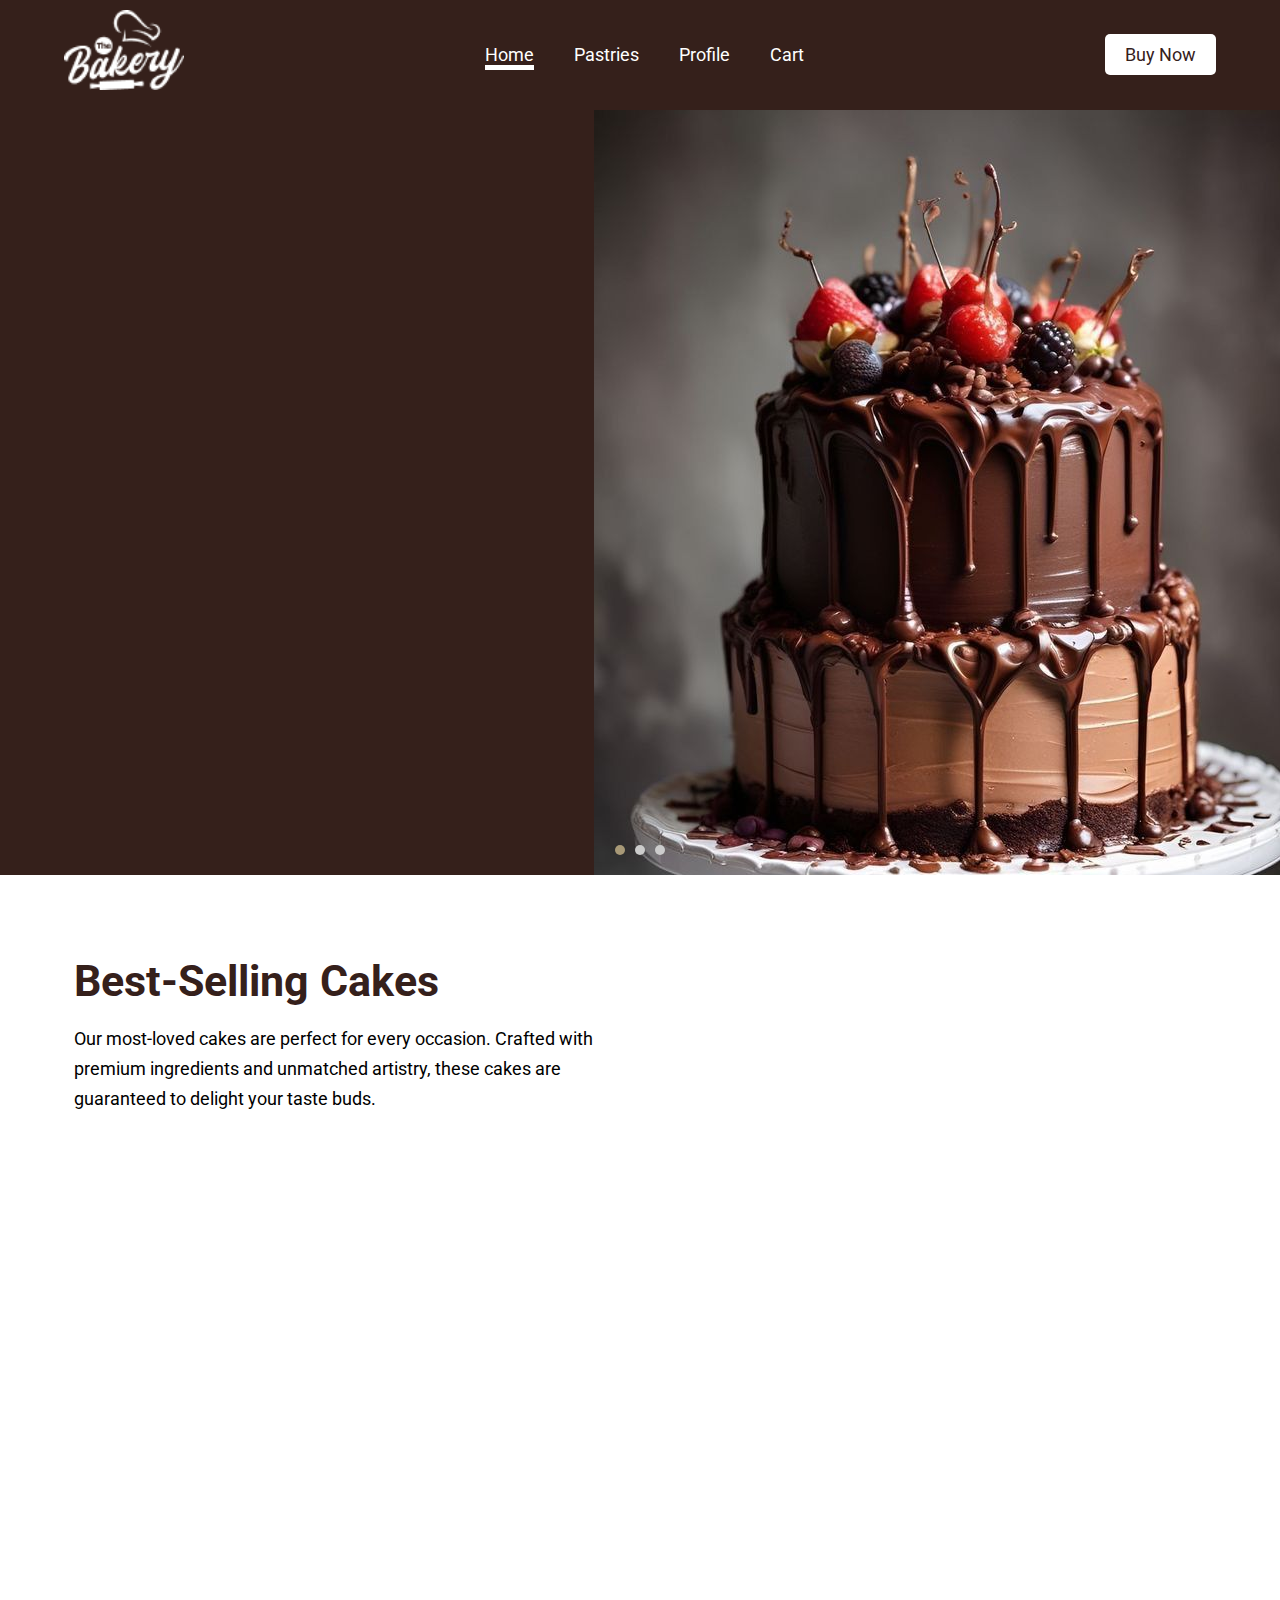
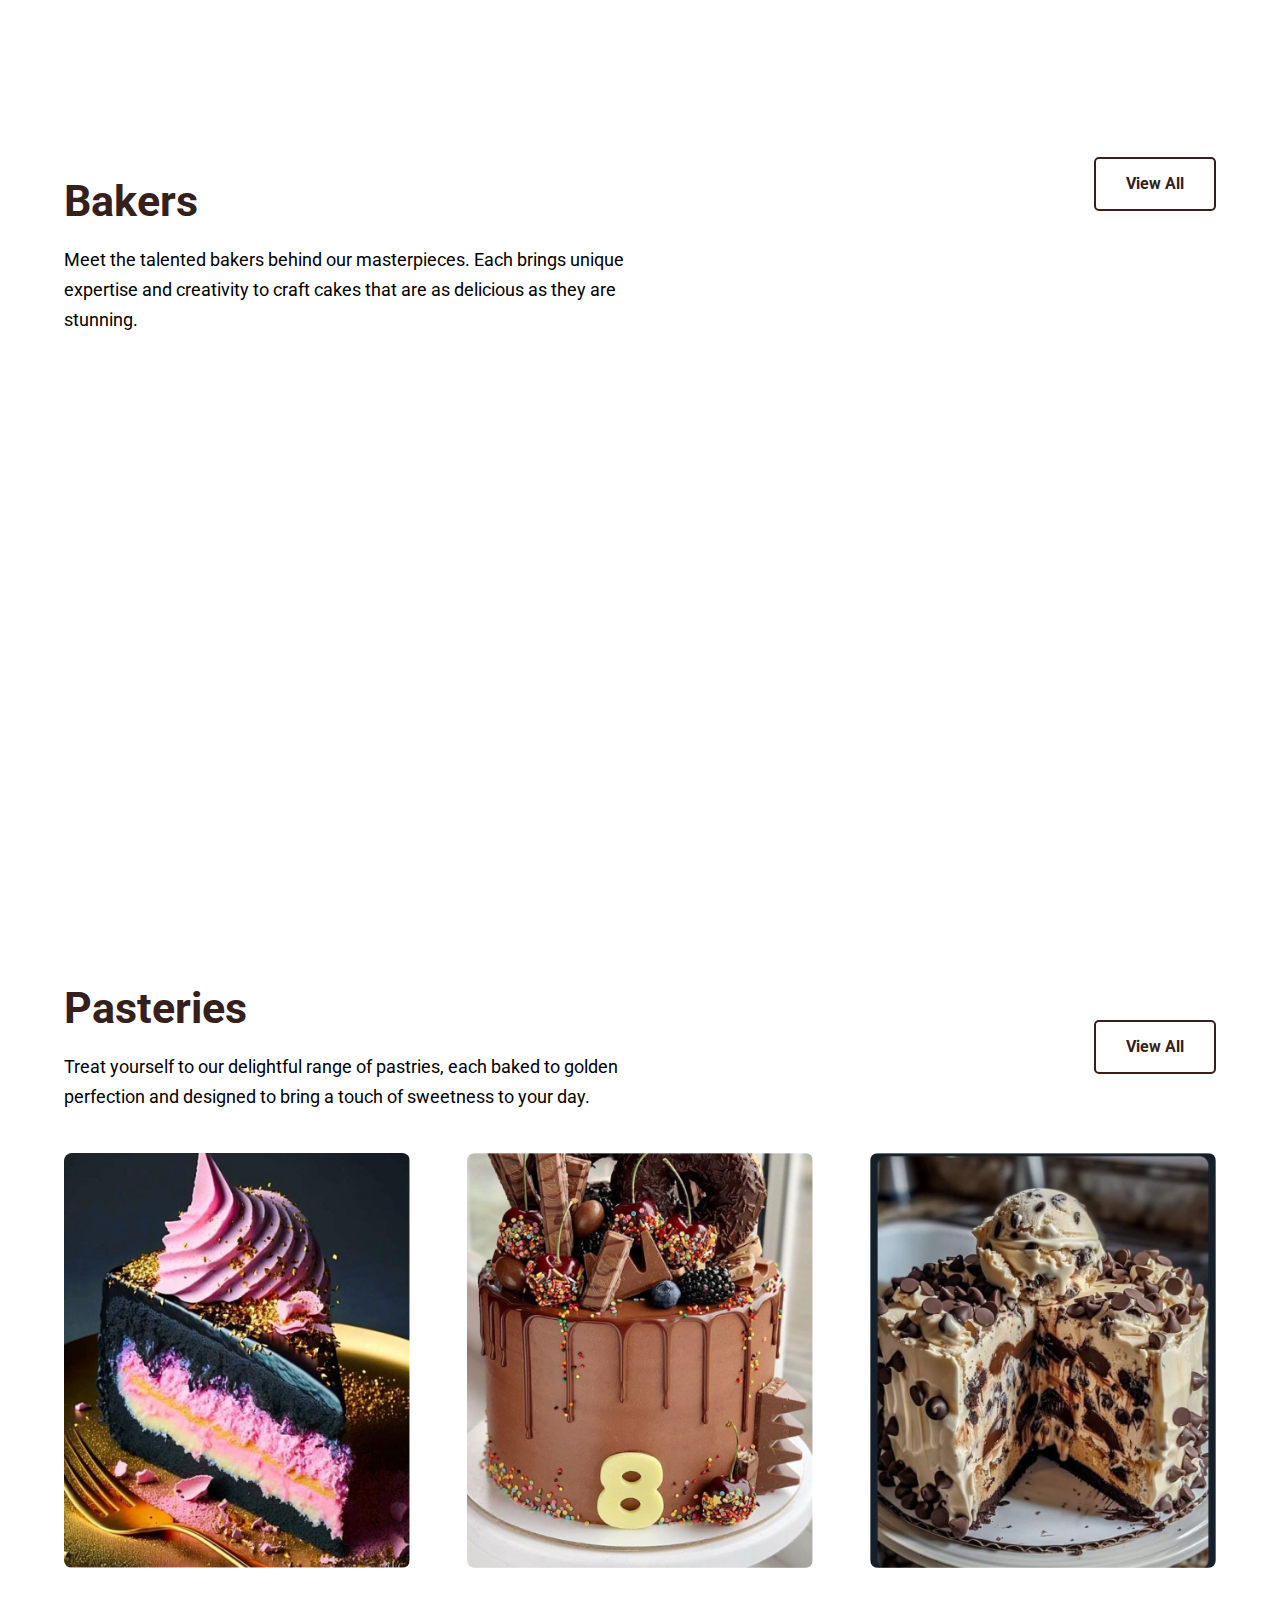
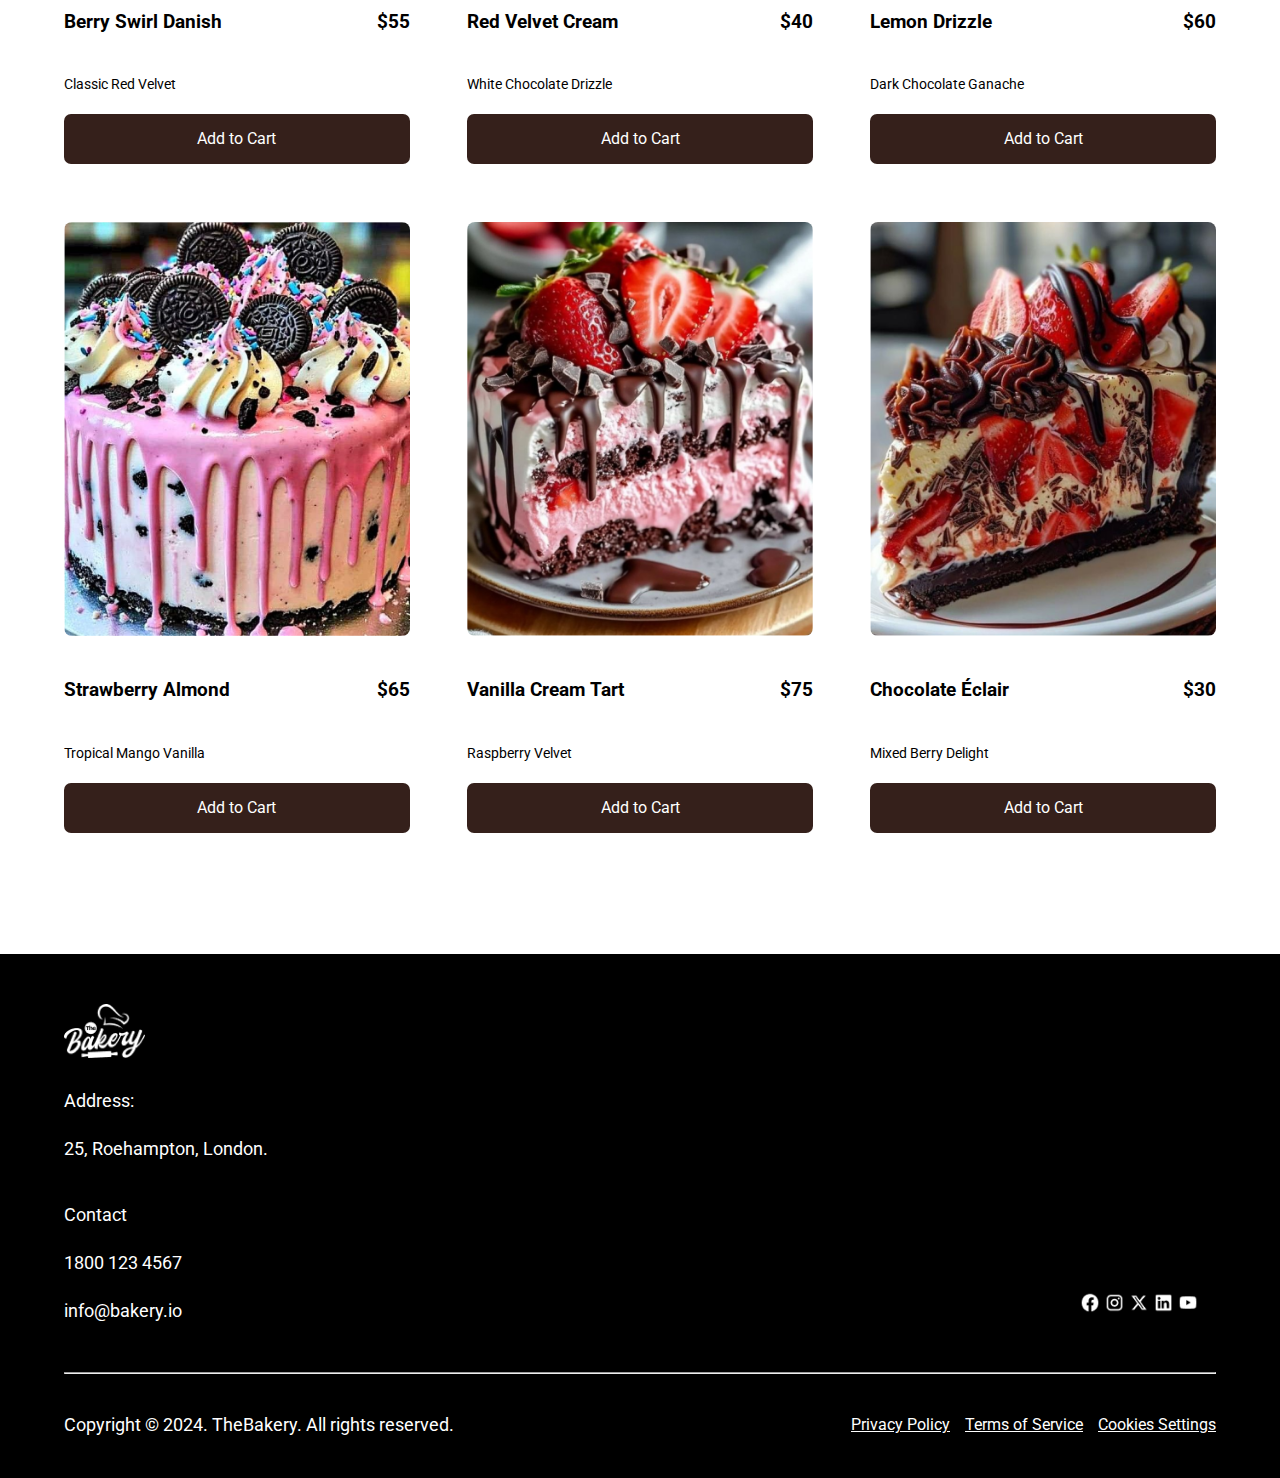
<file: index.html>
<!DOCTYPE html>
<html lang="en">
  <head>
    <meta charset="UTF-8" />
    <meta name="viewport" content="width=device-width, initial-scale=1.0" />
    <title>The Bakery</title>
    <link rel="stylesheet" href="../styling/style.css" />
    <link
      href="https://cdnjs.cloudflare.com/ajax/libs/font-awesome/6.0.0-beta3/css/all.min.css"
      rel="stylesheet"
    />
  </head>

  <body>
    <header class="nav-container">
      <nav class="nav-bar" aria-label="Main Navigation">
        <a href="/index.html"
          ><img src="images/white logo.png" alt="Bakery Logo"
        /></a>

        <ul class="features">
          <li><a class="nav-links active" href="/index.html">Home</a></li>
          <li>
            <a class="nav-links" href="/pages/pastries.html">Pastries</a>
          </li>
          <li><a class="nav-links" href="/pages/profile.html">Profile</a></li>
          <li><a class="nav-links" href="/pages/cart.html">Cart</a></li>
        </ul>

        <div class="buy-search">
          <ul>
            <li>
              <a class="nav-links" id="account" href="/pages/buyNow.html"
                >Buy Now</a
              >
            </li>
          </ul>
        </div>

        <i class="fa-sharp fa-solid fa-bars menu-icon" id="openMenu"></i>
        <i class="fa-sharp fa-solid fa-xmark close-icon" id="closeMenu"></i>
      </nav>
    </header>

    <main>
      <section class="carousel-container">
        <div class="slides">
          <div class="slide">
            <h1>Welcome to the Bakery</h1>
            <p>
              Where every cake tells a story. Explore a wide variety of cakes
              crafted by talented bakers in your area. Whether it’s a birthday,
              wedding, or just a treat for yourself, we’ve got the perfect cake
              for every moment. Shop now and have sweetness delivered right to
              your door!
            </p>
            <a href="/pages/pastries.html" class="order-button">Buy Now</a>
          </div>

          <div class="img-slide">
            <img src="/images/_.jpeg" alt="Carousel 1 cake" />
          </div>
        </div>

        <div class="slides">
          <div class="slide">
            <h1>Celebrating Special Moments</h1>
            <p>
              No celebration is complete without a perfect cake. Whether it’s a
              wedding, birthday, or any special event, we have cakes designed to
              make your day even more memorable. Discover a wide range of
              customized cakes for every occasion.
            </p>
            <a href="/pages/pastries.html" class="order-button"
              >Explore Cakes</a
            >
          </div>

          <div class="img-slide">
            <img src="/images/red cake.jpeg" alt="Carousel 2 cake" />
          </div>
        </div>

        <div class="slides">
          <div class="slide">
            <h1>Cakes That Deliver Smiles</h1>
            <p>
              From birthdays to weddings, or just because—order cakes crafted to
              perfection and delivered fresh to your door. Every bite is a
              moment of joy, made just for you!
            </p>
            <a href="/pages/pastries.html" class="order-button">Order Now</a>
          </div>

          <div class="img-slide">
            <img src="/images/white cake.jpeg" alt="Freshly Baked Cakes" />
          </div>
        </div>

        <div class="dots-container"></div>
      </section>

      <section class="section-2">
        <div class="header">
          <h1>Best-Selling Cakes</h1>
          <p>
            Our most-loved cakes are perfect for every occasion. Crafted with
            premium ingredients and unmatched artistry, these cakes are
            guaranteed to delight your taste buds.
          </p>
        </div>

        <div class="bs-cakes">
          <div class="cakes">
            <img src="./images/velvet.png" alt="Classic Red Velvet" />
            <h3>Classic Red Velvet</h3>
            <p>
              A classic masterpiece, combining rich cocoa layers with tangy
              cream cheese frosting, perfect for celebrations or a decadent
              everyday treat.
            </p>
            <a class="read-more" href="/pages/pastries.html">Read More</a>
          </div>

          <div class="cakes">
            <img
              src="./images/chocolate delight.png"
              alt="Chocolate Fudge Delight"
            />
            <h3>Chocolate Fudge Delight</h3>
            <p>
              An indulgent favorite, featuring layers of gooey chocolate fudge
              that melt in your mouth with every bite. A chocolate lover’s
              dream!
            </p>
            <a class="read-more" href="/pages/pastries.html">Read More</a>
          </div>

          <div class="cakes">
            <img src="./images/milly_chocolate.png" alt="Milky Chocolate" />
            <h3>Dark Milky Chocolate</h3>
            <p>
              Bold dark chocolate meets smooth, creamy milk chocolate in this
              luxurious creation that’s guaranteed to satisfy every chocolate
              craving.
            </p>
            <a class="read-more" href="/pages/pastries.html">Read More</a>
          </div>

          <div class="cakes">
            <img src="./images/vanilla.png" alt="Vanilla Cake" />
            <h3>Dreamy Vanilla Bean</h3>
            <p>
              Soft, fluffy layers infused with pure vanilla bean essence and
              finished with a luscious, creamy frosting for a simple yet elegant
              delight.
            </p>
            <a class="read-more" href="/pages/pastries.html">Read More</a>
          </div>
        </div>
      </section>

      <section class="baker-section">
        <div class="baker-header">
          <div class="baker-content">
            <h1>Bakers</h1>
            <p>
              Meet the talented bakers behind our masterpieces. Each brings
              unique expertise and creativity to craft cakes that are as
              delicious as they are stunning.
            </p>
          </div>
          <a class="view-all" href="./pages/profile.html"> View All</a>
        </div>

        <div class="bakers-pics">
          <div class="baker">
            <div class="baker-info">
              <img src="./images/chef 1.png" alt="Chef 1: Mia" />
              <h3>M' Cakes Shop</h3>
              <p>
                Mia specializes in elegant wedding cakes with intricate floral
                designs, turning every celebration into a magical moment.
              </p>
              <a class="view" href="./pages/profile.html"> View</a>
            </div>
          </div>

          <div class="baker">
            <div class="baker-info">
              <img src="./images/chef 2.png" alt="Chef 2: Ruth" />
              <h3>Salt Lagos</h3>
              <p>
                Sarah’s expertise lies in rich chocolate cakes and decadent
                fudge treats that delight every chocolate lover.
              </p>
              <a class="view" href="./pages/profile.html"> View</a>
            </div>
          </div>

          <div class="baker">
            <div class="baker-info">
              <img src="./images/chef 3.png" alt="Chef 3: Marietta" />
              <h3>Cookie Jar</h3>
              <p>
                Marietta crafts minimalist flavorful vanilla cakes and pastries,
                bringing simplicity and sophistication to every bite.
              </p>
              <a class="view" href="./pages/profile.html"> View</a>
            </div>
          </div>

          <div class="baker">
            <div class="baker-info">
              <img src="./images/chef 4.png" alt="Chef 4: Alex" />
              <h3>Cake Inn</h3>
              <p>
                Alex is known for creating vibrant and custom-themed cakes
                perfect for anniversaries, and special events.
              </p>
              <a class="view" href="./pages/profile.html"> View</a>
            </div>
          </div>
        </div>

        <!-- <a class="bottom-view-all" href="./pages/profile.html"> View All</a> -->
      </section>

      <section class="pastries-container">
        <div class="pastry-header">
          <div class="pastry-view">
            <h1>Pasteries</h1>
            <p>
              Treat yourself to our delightful range of pastries, each baked to
              golden perfection and designed to bring a touch of sweetness to
              your day.
            </p>
          </div>
          <a class="view-all" href="./pages/pastries.html"> View All</a>
        </div>

        <div class="pastries">
          <div class="pastry">
            <img src="./images/pro1.png" alt="Berry Swirl Danish" />
            <div class="paste-content">
              <h3>Berry Swirl Danish</h3>
              <h3>$55</h3>
            </div>
            <p class="variant">Classic Red Velvet</p>
            <a class="cart" href="/pages/cart.html">Add to Cart</a>
          </div>

          <div class="pastry">
            <img src="./images/pro2.png" alt="Red Velvet Cream Roll" />
            <div class="paste-content">
              <h3>Red Velvet Cream</h3>
              <h3>$40</h3>
            </div>
            <p class="variant">White Chocolate Drizzle</p>
            <a class="cart" href="/pages/cart.html">Add to Cart</a>
          </div>

          <div class="pastry">
            <img src="./images/pro3.png" alt="Lemon Drizzle" />
            <div class="paste-content">
              <h3>Lemon Drizzle</h3>
              <h3>$60</h3>
            </div>
            <p class="variant">Dark Chocolate Ganache</p>
            <a class="cart" href="/pages/cart.html">Add to Cart</a>
          </div>

          <div class="pastry">
            <img src="./images/pro4.png" alt="Strawberry Almond Delight" />
            <div class="paste-content">
              <h3>Strawberry Almond</h3>
              <h3>$65</h3>
            </div>

            <p class="variant">Tropical Mango Vanilla</p>
            <a class="cart" href="/pages/cart.html">Add to Cart</a>
          </div>

          <div class="pastry">
            <img src="./images/pro5.png" alt="Raspberry Velvet" />
            <div class="paste-content">
              <h3>Vanilla Cream Tart</h3>
              <h3>$75</h3>
            </div>
            <p class="variant">Raspberry Velvet</p>
            <a class="cart" href="/pages/cart.html">Add to Cart</a>
          </div>

          <div class="pastry">
            <img src="./images/pro6.png" alt="Chocolate Éclair Puff" />
            <div class="paste-content">
              <h3>Chocolate Éclair</h3>
              <h3>$30</h3>
            </div>
            <p class="variant">Mixed Berry Delight</p>
            <a class="cart" href="/pages/cart.html">Add to Cart</a>
          </div>
        </div>
      </section>
    </main>

    <footer class="footer" aria-label="footer">
      <div class="footer-content">
        <img src="./images/white logo.png" alt="White Logo" />
        <p>Address:</p>
        <p>25, Roehampton, London.</p>

        <div class="contact">
          <div>
            <p>Contact</p>
            <p>1800 123 4567</p>
            <p>info@bakery.io</p>
          </div>

          <div class="socials">
            <a href="www.facebook.com"
              ><img src="./images/Facebook.png" alt="Facebook"
            /></a>
            <a href="www.instagram.com">
              <img src="./images/Instagram.png" alt="Instagram"
            /></a>
            <a href="www.x.com"><img src="./images/X.png" alt="X" /></a>
            <a href="www.linkedin.com"
              ><img src="./images/LinkedIn.png" alt="LinkedIn"
            /></a>
            <a href="www.youtube.com"
              ><img src="./images/Youtube.png" alt="Youtube"
            /></a>
          </div>
        </div>
      </div>

      <hr />

      <div class="copyright">
        <p>Copyright © 2024. TheBakery. All rights reserved.</p>

        <div class="terms">
          <ul>
            <li><a href="/">Privacy Policy</a></li>
            <li><a href="/">Terms of Service</a></li>
            <li><a href="">Cookies Settings</a></li>
          </ul>
        </div>
      </div>
    </footer>

    <script>
      document.addEventListener("DOMContentLoaded", () => {
        const navBar = document.querySelector(".nav-bar");
        const openMenu = document.getElementById("openMenu");
        const closeMenu = document.getElementById("closeMenu");

        openMenu.addEventListener("click", () => {
          navBar.classList.add("open");
          openMenu.style.display = "none";
          closeMenu.style.display = "block";
        });

        closeMenu.addEventListener("click", () => {
          navBar.classList.remove("open");
          closeMenu.style.display = "none";
          openMenu.style.display = "block";
        });
      });

      document.addEventListener("DOMContentLoaded", () => {
        const navLinks = document.querySelectorAll(".nav-links");

        navLinks.forEach((link) => {
          link.addEventListener("click", () => {
            navLinks.forEach((nav) => nav.classList.remove("active"));

            link.classList.add("active");
          });
        });
      });

      let currentSlide = 0;
      const slides = document.querySelectorAll(".slides");
      const totalSlides = slides.length;
      const dotsContainer = document.querySelector(".dots-container");

      for (let i = 0; i < totalSlides; i++) {
        const dot = document.createElement("div");
        dot.classList.add("dot");
        dot.addEventListener("click", () => {
          currentSlide = i;
          updateCarousel();
        });
        dotsContainer.appendChild(dot);
      }

      function updateDots() {
        const dots = document.querySelectorAll(".dot");
        dots.forEach((dot, i) => {
          dot.classList.toggle("active", i === currentSlide);
        });
      }

      function showSlide(index) {
        slides.forEach((slide, i) => {
          slide.style.display = i === index ? "flex" : "none";
        });
      }

      function nextSlide() {
        currentSlide = (currentSlide + 1) % totalSlides;
        updateCarousel();
      }

      function prevSlide() {
        currentSlide = (currentSlide - 1 + totalSlides) % totalSlides;
        updateCarousel();
      }

      function updateCarousel() {
        showSlide(currentSlide);
        updateDots();
      }
      updateCarousel();

      setInterval(nextSlide, 5000);
    </script>
  </body>
</html>
</file>
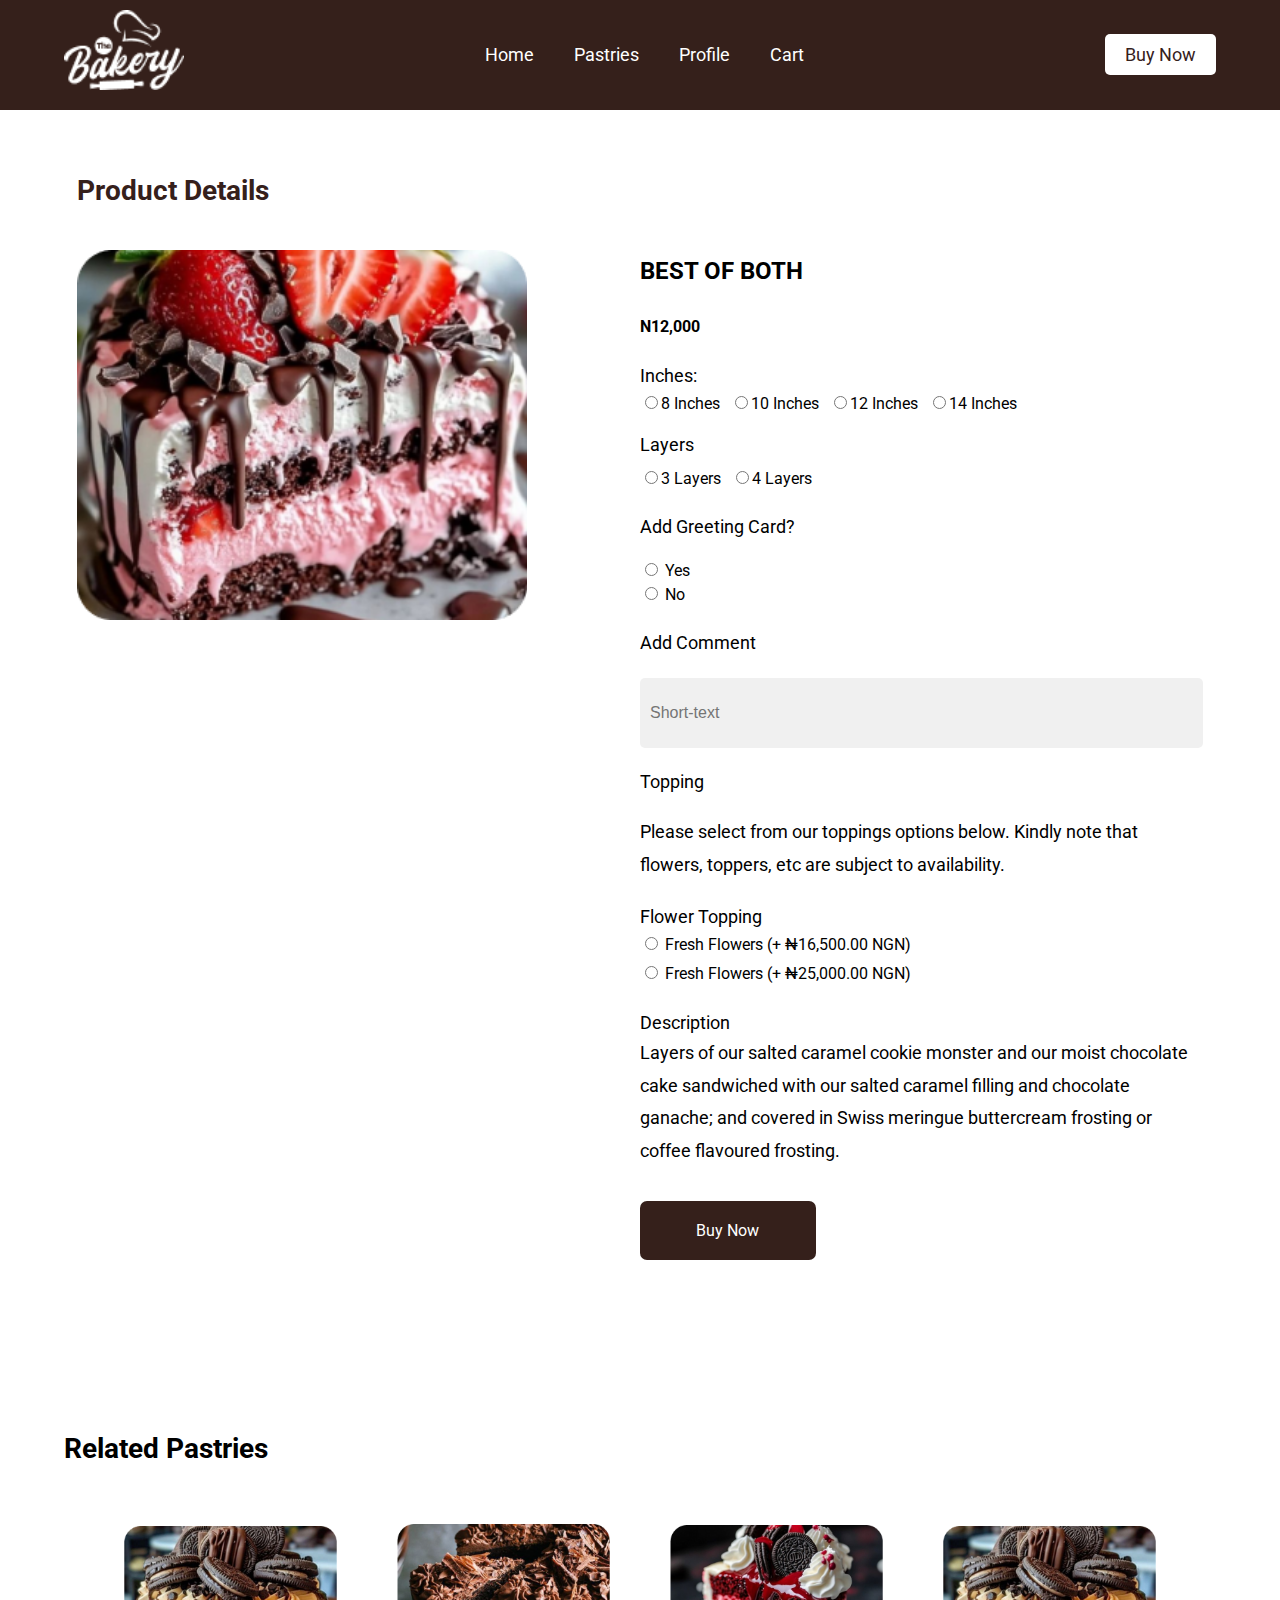
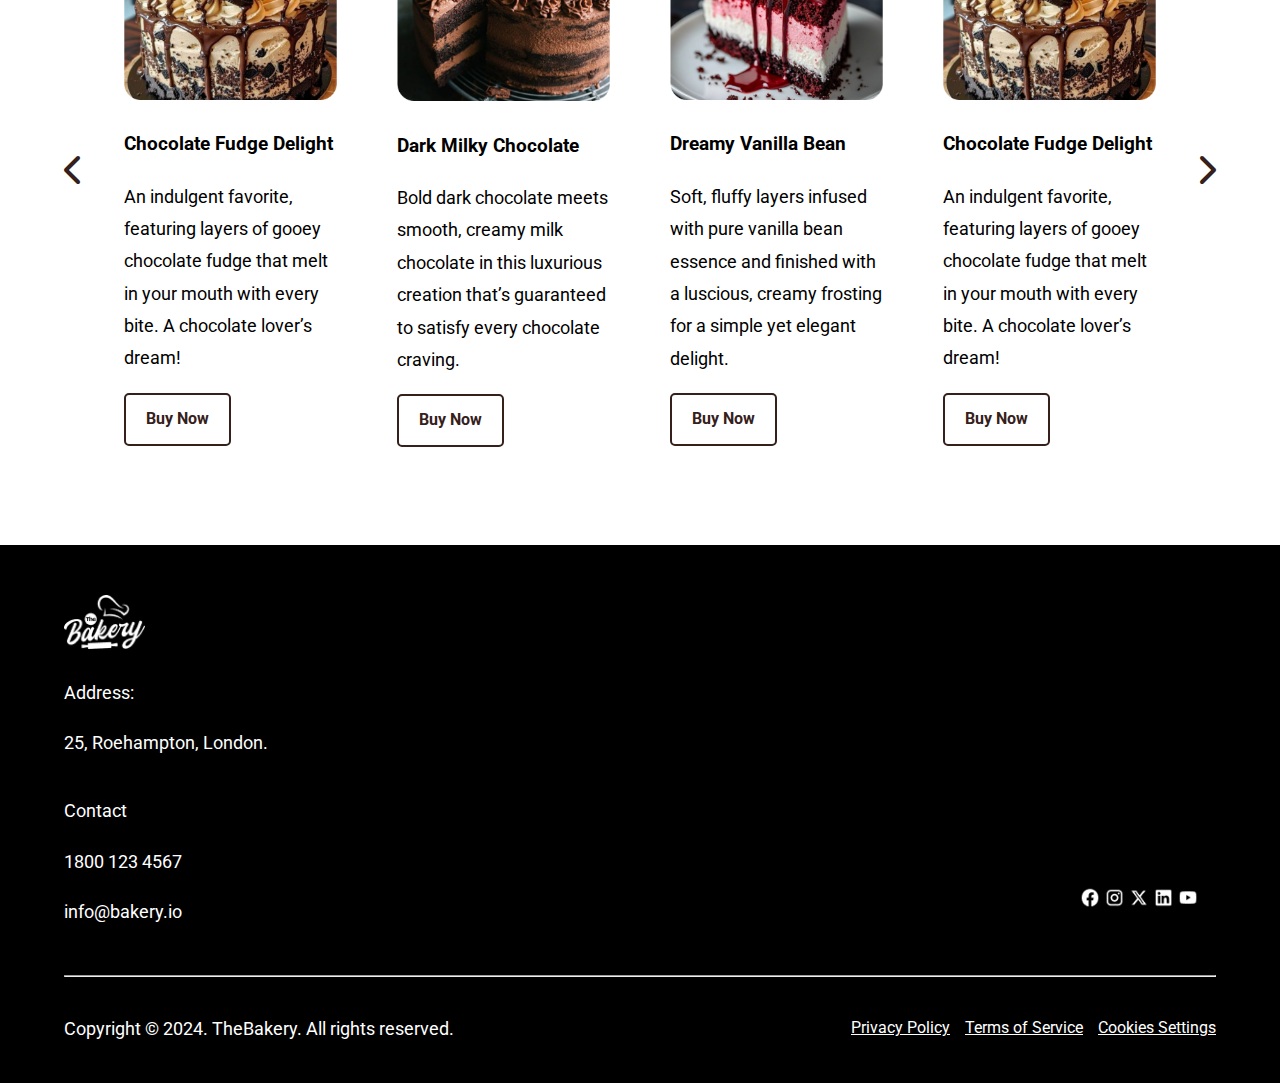
<file: pages/buyNow.html>
<!DOCTYPE html>
<html lang="en">
  <head>
    <meta charset="UTF-8" />
    <meta name="viewport" content="width=device-width, initial-scale=1.0" />
    <title>The Bakery</title>
    <link rel="stylesheet" href="../styling/buyNow.css" />
    <link
      href="https://cdnjs.cloudflare.com/ajax/libs/font-awesome/6.0.0-beta3/css/all.min.css"
      rel="stylesheet"
    />
  </head>
  <body>
    <header class="nav-container">
      <nav class="nav-bar">
        <div>
          <a href="/index.html"
            ><img src="../images/white logo.png" alt="Bakery Logo"
          /></a>
        </div>

        <ul class="features">
          <li><a class="nav-links" href="/index.html">Home</a></li>
          <li>
            <a class="nav-links" href="/pages/pastries.html">Pastries</a>
          </li>
          <li>
            <a class="nav-links" href="/pages/profile.html">Profile</a>
          </li>
          <li><a class="nav-links" href="/pages/cart.html">Cart</a></li>
        </ul>

        <div class="buy-search">
          <ul>
            <li>
              <a class="nav-links" id="account" href="/pages/buyNow.html"
                >Buy Now</a
              >
            </li>
          </ul>
        </div>

        <i class="fa-sharp fa-solid fa-bars menu-icon" id="openMenu"></i>
        <i class="fa-sharp fa-solid fa-xmark close-icon" id="closeMenu"></i>
      </nav>
    </header>

    <main>
      <section class="product-sect">
        <h1 class="product-header">Product Details</h1>
        <div class="product-details">
          <div class="product-pics">
            <img
              class="product-velvet"
              src="../images/velvet.png"
              alt="Velvet Cake"
            />
          </div>

          <div class="descr">
            <h2>BEST OF BOTH</h2>
            <strong>N12,000</strong>

            <div class="inches-sect">
              <p>Inches:</p>
              <div class="inches">
                <label><input type="radio" name="inches" />8 Inches</label>
                <label><input type="radio" name="inches" />10 Inches</label>
                <label><input type="radio" name="inches" />12 Inches</label>
                <label><input type="radio" name="inches" />14 Inches</label>
              </div>
            </div>

            <div class="layers-sect">
              <p>Layers</p>
              <div class="layers">
                <label><input type="radio" name="layers" />3 Layers</label>
                <label><input type="radio" name="layers" />4 Layers</label>
              </div>
            </div>

            <div class="greeting">
              <p>Add Greeting Card?</p>

              <div class="options">
                <label>
                  <input type="radio" name="options" />
                  Yes
                </label>
              </div>

              <div class="options">
                <label>
                  <input type="radio" name="options" />
                  No
                </label>
              </div>
            </div>

            <div>
              <p>Add Comment</p>
              <input class="input" type="text" placeholder="Short-text" />
            </div>

            <div>
              <p>Topping</p>
              <p>
                Please select from our toppings options below. Kindly note that
                flowers, toppers, etc are subject to availability.
              </p>
            </div>

            <div class="topping">
              <p>Flower Topping</p>

              <div class="flower">
                <div>
                  <label>
                    <input type="radio" name="flower_topping" />
                    Fresh Flowers (+ ₦16,500.00 NGN)
                  </label>
                </div>

                <div>
                  <label>
                    <input type="radio" name="flower_topping" />
                    Fresh Flowers (+ ₦25,000.00 NGN)
                  </label>
                </div>
              </div>
            </div>

            <div>
              <p class="">Description</p>
              <p class="desc-text">
                Layers of our salted caramel cookie monster and our moist
                chocolate cake sandwiched with our salted caramel filling and
                chocolate ganache; and covered in Swiss meringue buttercream
                frosting or coffee flavoured frosting.
              </p>
            </div>

            <div class="btn">
              <a class="buy" href="./cart.html">Buy Now</a>
            </div>
          </div>
        </div>
      </section>

      <section class="related-section">
        <h1 class="related-header">Related Pastries</h1>

        <div class="related-cakes">
          <i class="fa-solid fa-chevron-left icon-left"></i>
          <div class="cakes">
            <img
              src="../images/chocolate delight.png"
              alt="Chocolate Fudge Delight"
            />
            <h3>Chocolate Fudge Delight</h3>
            <p>
              An indulgent favorite, featuring layers of gooey chocolate fudge
              that melt in your mouth with every bite. A chocolate lover’s
              dream!
            </p>
            <a class="read-more" href="/pages/pastries.html">Buy Now</a>
          </div>

          <div class="cakes">
            <img src="../images/milly_chocolate.png" alt="Milky Chocolate" />
            <h3>Dark Milky Chocolate</h3>
            <p>
              Bold dark chocolate meets smooth, creamy milk chocolate in this
              luxurious creation that’s guaranteed to satisfy every chocolate
              craving.
            </p>
            <a class="read-more" href="/pages/pastries.html">Buy Now</a>
          </div>

          <div class="cakes">
            <img src="../images/vanilla.png" alt="Vanilla Cake" />
            <h3>Dreamy Vanilla Bean</h3>
            <p>
              Soft, fluffy layers infused with pure vanilla bean essence and
              finished with a luscious, creamy frosting for a simple yet elegant
              delight.
            </p>
            <a class="read-more" href="/pages/pastries.html">Buy Now</a>
          </div>

          <div class="cakes">
            <img
              src="../images/chocolate delight.png"
              alt="Chocolate Fudge Delight"
            />
            <h3>Chocolate Fudge Delight</h3>
            <p>
              An indulgent favorite, featuring layers of gooey chocolate fudge
              that melt in your mouth with every bite. A chocolate lover’s
              dream!
            </p>
            <a class="read-more" href="/pages/pastries.html">Buy Now</a>
          </div>

          <i class="fa-solid fa-chevron-right icon-right"></i>
        </div>
      </section>
    </main>

    <footer class="footer">
      <div class="footer-content">
        <img src="../images/white logo.png" alt="White Logo" />
        <p>Address:</p>
        <p>25, Roehampton, London.</p>

        <div class="contact">
          <div>
            <p>Contact</p>
            <p>1800 123 4567</p>
            <p>info@bakery.io</p>
          </div>

          <div class="socials">
            <a href="www.facebook.com"
              ><img src="../images/Facebook.png" alt="Facebook"
            /></a>
            <a href="www.instagram.com">
              <img src="../images/Instagram.png" alt="Instagram"
            /></a>
            <a href="www.x.com"><img src="../images/X.png" alt="X" /></a>
            <a href="www.linkedin.com"
              ><img src="../images/LinkedIn.png" alt="LinkedIn"
            /></a>
            <a href="www.youtube.com"
              ><img src="../images/Youtube.png" alt="Youtube"
            /></a>
          </div>
        </div>
      </div>

      <hr />

      <div class="copyright">
        <p>Copyright © 2024. TheBakery. All rights reserved.</p>

        <div class="terms">
          <ul>
            <li><a href="/">Privacy Policy</a></li>
            <li><a href="/">Terms of Service</a></li>
            <li><a href="">Cookies Settings</a></li>
          </ul>
        </div>
      </div>
    </footer>

    <script>
      document.addEventListener("DOMContentLoaded", () => {
        const navBar = document.querySelector(".nav-bar");
        const openMenu = document.getElementById("openMenu");
        const closeMenu = document.getElementById("closeMenu");

        openMenu.addEventListener("click", () => {
          navBar.classList.add("open");
          openMenu.style.display = "none";
          closeMenu.style.display = "block";
        });

        closeMenu.addEventListener("click", () => {
          navBar.classList.remove("open");
          closeMenu.style.display = "none";
          openMenu.style.display = "block";
        });
      });

      document.addEventListener("DOMContentLoaded", () => {
        const navLinks = document.querySelectorAll(".nav-links");

        navLinks.forEach((link) => {
          link.addEventListener("click", () => {
            navLinks.forEach((nav) => nav.classList.remove("active"));

            link.classList.add("active");
          });
        });
      });
    </script>
  </body>
</html>
</file>
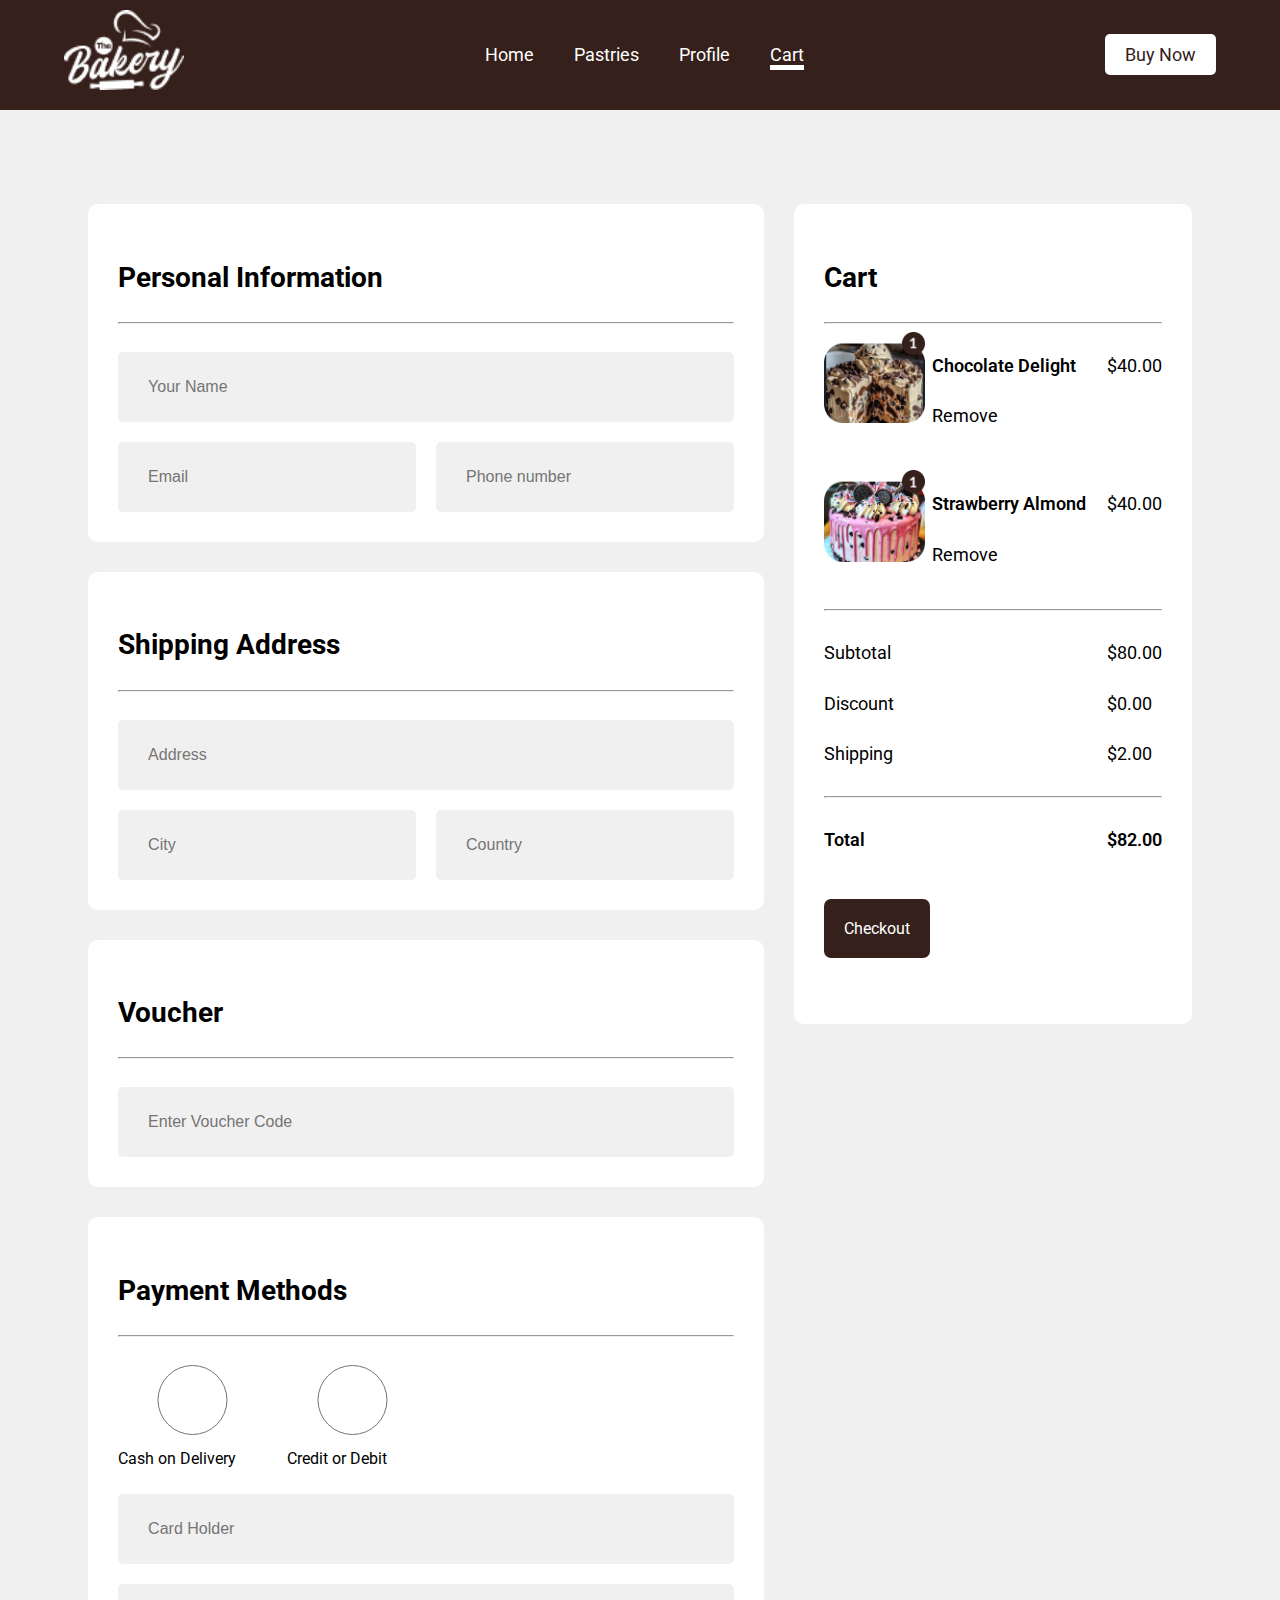
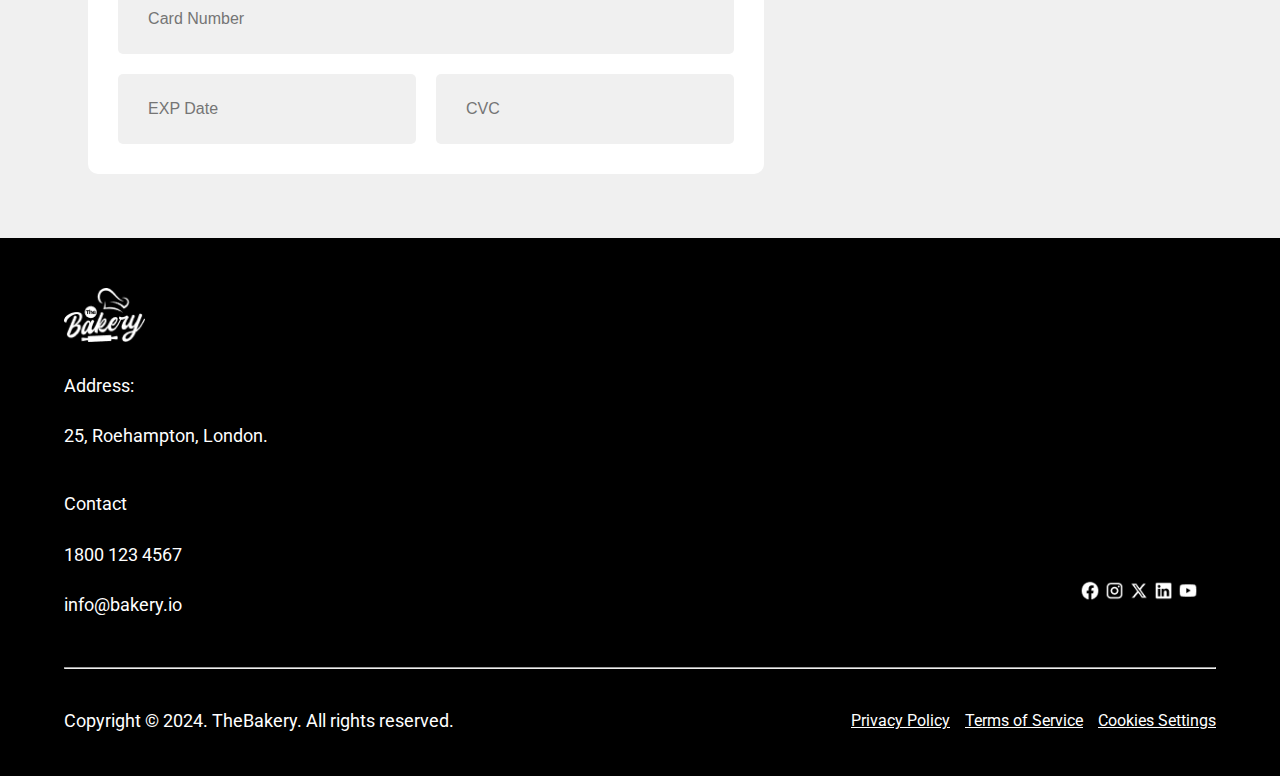
<file: pages/cart.html>
<!DOCTYPE html>
<html lang="en">
  <head>
    <meta charset="UTF-8" />
    <meta name="viewport" content="width=device-width, initial-scale=1.0" />
    <title>The Bakery</title>
    <link rel="stylesheet" href="../styling/cart.css" />
    <link
      href="https://cdnjs.cloudflare.com/ajax/libs/font-awesome/6.0.0-beta3/css/all.min.css"
      rel="stylesheet"
    />
  </head>
  <body>
    <header class="nav-container">
      <nav class="nav-bar" aria-label="Main Navigation">
        <a href="/index.html"
          ><img src="../images/white logo.png" alt="Bakery Logo"
        /></a>

        <ul class="features">
          <li><a class="nav-links" href="/index.html">Home</a></li>
          <li>
            <a class="nav-links" href="/pages/pastries.html">Pastries</a>
          </li>
          <li><a class="nav-links" href="/pages/profile.html">Profile</a></li>
          <li><a class="nav-links active" href="/pages/cart.html">Cart</a></li>
        </ul>

        <div class="buy-search">
          <!-- <i class="fa-solid fa-magnifying-glass search"></i> -->
          <ul>
            <li>
              <a class="nav-links" id="account" href="/pages/buyNow.html"
                >Buy Now</a
              >
            </li>
          </ul>
        </div>

        <i class="fa-sharp fa-solid fa-bars menu-icon" id="openMenu"></i>
        <i class="fa-sharp fa-solid fa-xmark close-icon" id="closeMenu"></i>
      </nav>
    </header>

    <main class="cart-container">
      <div class="customer-info">
        <section class="personal-info">
          <h1>Personal Information</h1>
          <hr />
          <input type="text" placeholder="Your Name" />

          <div class="input-digit">
            <input type="text" placeholder="Email" />
            <input type="number" placeholder="Phone number" />
          </div>
        </section>

        <section class="shipping">
          <h1>Shipping Address</h1>
          <hr />
          <input type="text" placeholder="Address" />

          <div class="input-digit">
            <input type="text" placeholder="City" />
            <input type="text" placeholder="Country" />
          </div>
        </section>

        <section class="voucher">
          <h1>Voucher</h1>
          <hr />
          <input type="text" placeholder="Enter Voucher Code" />
        </section>

        <section class="payment">
          <h1>Payment Methods</h1>
          <hr />
          <div class="cards">
            <label
              ><input
                class="radio-form"
                type="radio"
                name="method"
                value="cash"
              />Cash on Delivery</label
            >
            <label
              ><input
                class="radio-form"
                type="radio"
                name="method"
                value="credit"
              />Credit or Debit</label
            >
          </div>

          <input type="text" id="card-holder" placeholder="Card Holder" />
          <input type="number" id="card-number" placeholder="Card Number" />
          <div class="card-details">
            <input type="number" id="exp-date" placeholder="EXP Date" />
            <input type="number" id="cvc" placeholder="CVC" />
          </div>
        </section>
      </div>

      <section class="checkout">
        <h1>Cart</h1>
        <hr />

        <article class="cart-item">
          <img
            class="img"
            src="../images/cart1.png"
            alt="Chocolate Fudge Delight"
          />
          <div class="item">
            <p class="name">Chocolate Delight</p>
            <p>Remove</p>
          </div>
          <p>$40.00</p>
        </article>

        <article class="cart-item">
          <img
            class="img"
            src="../images/cart2.png"
            alt="Strawberry Almond Delight"
          />
          <div class="item">
            <p class="name">Strawberry Almond</p>
            <p>Remove</p>
          </div>
          <p>$40.00</p>
        </article>

        <hr />

        <div class="subtotal">
          <div>
            <p>Subtotal</p>
            <p>Discount</p>
            <p>Shipping</p>
          </div>

          <div>
            <p>$80.00</p>
            <p>$0.00</p>
            <p>$2.00</p>
          </div>
        </div>

        <hr />

        <div class="total">
          <p class="name">Total</p>
          <p class="name">$82.00</p>
        </div>

        <div class="checkout-btn">
          <a class="check" href="">Checkout</a>
        </div>
      </section>
    </main>

    <div id="modalOverlay" class="modal-overlay"></div>

    <dialog id="confirmationModal" class="modal">
      <div class="modal-content">
        <img
          src="../images/confirmation-animation.png"
          alt="confirmed payment icon"
        />
        <h2>Successful</h2>
        <p>Your orders have been placed successfully</p>
        <p>
          An Email has been sent to
          <span style="font-weight: 700"> johnDoe@gmail.com.</span> Kindly check
          your Email to track your order
        </p>

        <a href="/index.html" class="modal-btn" id="closeModal"> Done</a>
      </div>
    </dialog>

    <footer class="footer" aria-label="footer">
      <div class="footer-content">
        <img src="../images/white logo.png" alt="White Logo" />
        <p>Address:</p>
        <p>25, Roehampton, London.</p>

        <div class="contact">
          <div>
            <p>Contact</p>
            <p>1800 123 4567</p>
            <p>info@bakery.io</p>
          </div>

          <div class="socials">
            <a href="www.facebook.com"
              ><img src="../images/Facebook.png" alt="Facebook"
            /></a>
            <a href="www.instagram.com">
              <img src="../images/Instagram.png" alt="Instagram"
            /></a>
            <a href="www.x.com"><img src="../images/X.png" alt="X" /></a>
            <a href="www.linkedin.com"
              ><img src="../images/LinkedIn.png" alt="LinkedIn"
            /></a>
            <a href="www.youtube.com"
              ><img src="../images/Youtube.png" alt="Youtube"
            /></a>
          </div>
        </div>
      </div>

      <hr />

      <div class="copyright">
        <p>Copyright © 2024. TheBakery. All rights reserved.</p>

        <div class="terms">
          <ul>
            <li><a href="/">Privacy Policy</a></li>
            <li><a href="/">Terms of Service</a></li>
            <li><a href="">Cookies Settings</a></li>
          </ul>
        </div>
      </div>
    </footer>

    <script>
      document.addEventListener("DOMContentLoaded", () => {
        const navBar = document.querySelector(".nav-bar");
        const openMenu = document.getElementById("openMenu");
        const closeMenu = document.getElementById("closeMenu");

        openMenu.addEventListener("click", () => {
          navBar.classList.add("open");
          openMenu.style.display = "none";
          closeMenu.style.display = "block";
        });

        closeMenu.addEventListener("click", () => {
          navBar.classList.remove("open");
          closeMenu.style.display = "none";
          openMenu.style.display = "block";
        });
      });

      document.addEventListener("DOMContentLoaded", () => {
        const checkoutButton = document.querySelector(".checkout-btn a.check");
        const modal = document.getElementById("confirmationModal");
        const closeModalButton = document.getElementById("closeModal");
        const modalOverlay = document.getElementById("modalOverlay");

        checkoutButton.addEventListener("click", (e) => {
          e.preventDefault();
          modal.style.display = "block";
          modalOverlay.style.display = "block";
        });

        closeModalButton.addEventListener("click", () => {
          modal.style.display = "none";
          modalOverlay.style.display = "none";
        });
      });
    </script>
  </body>
</html>
</file>
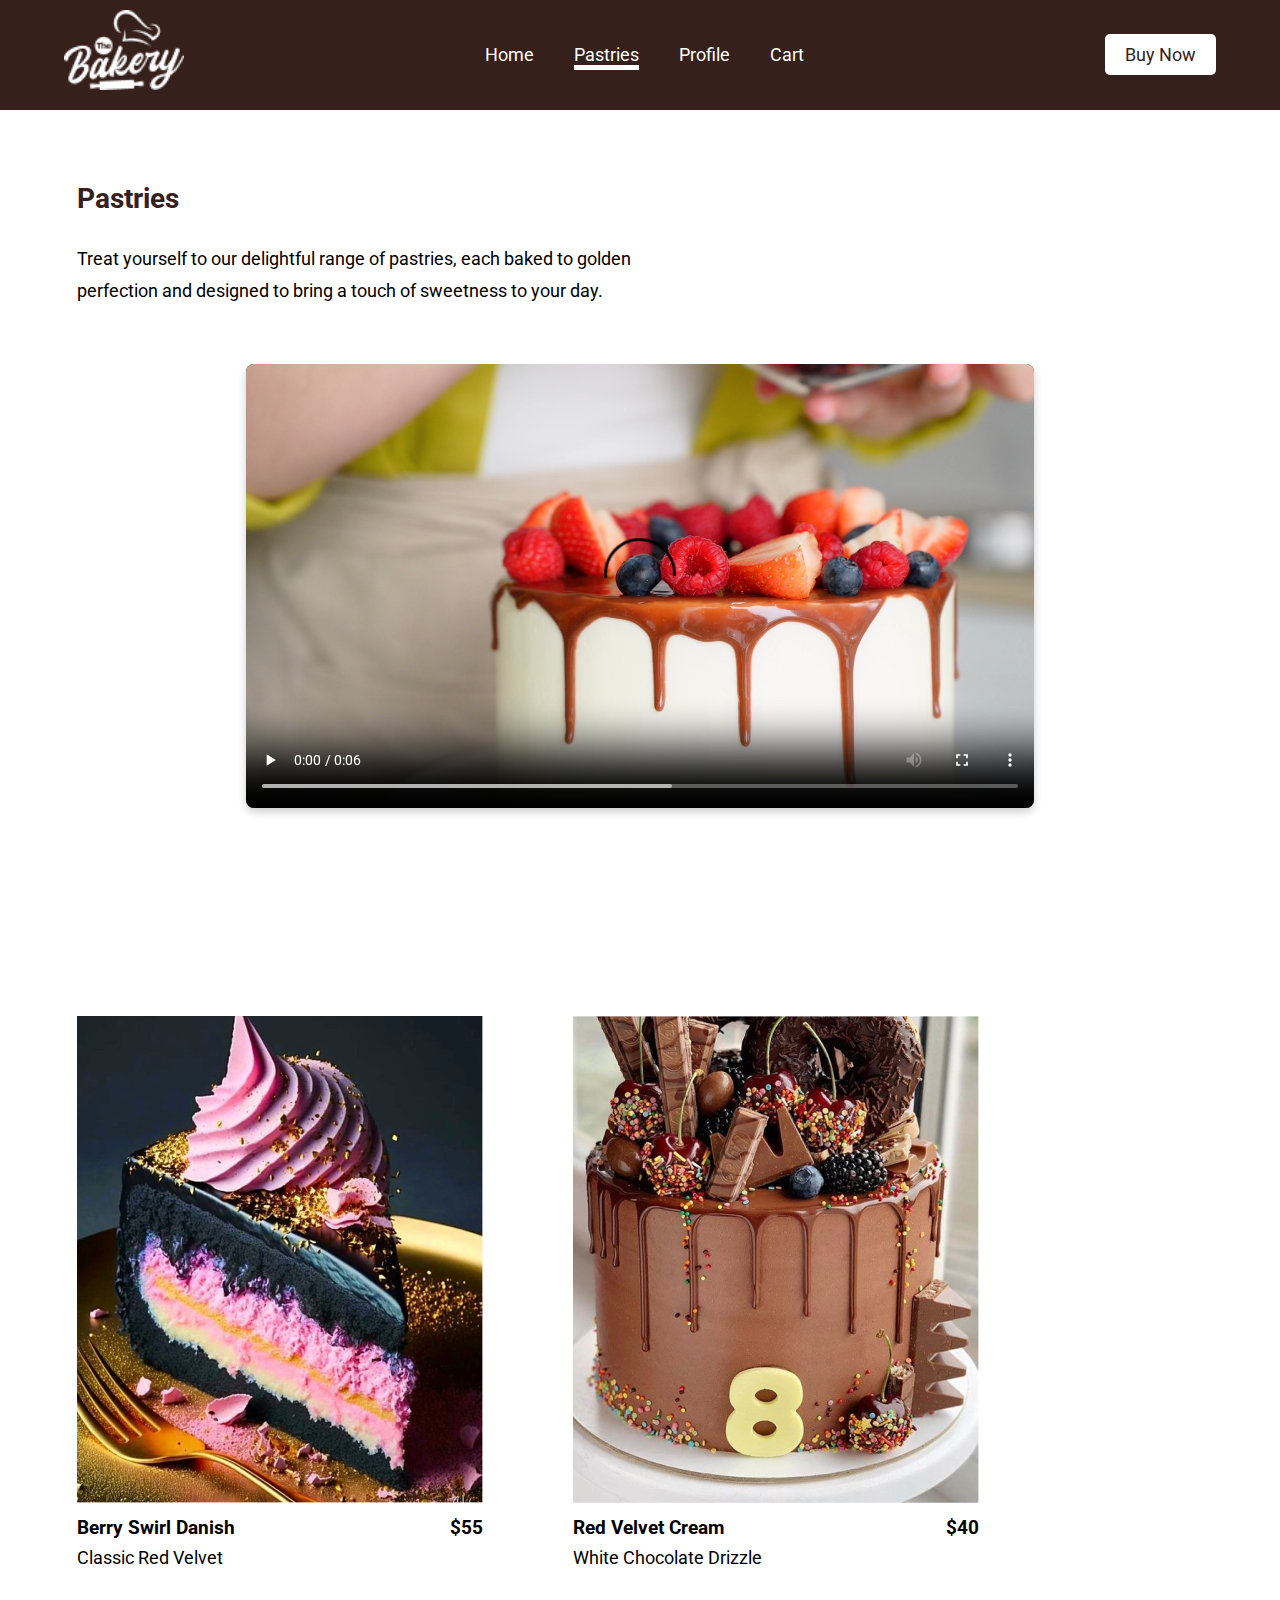
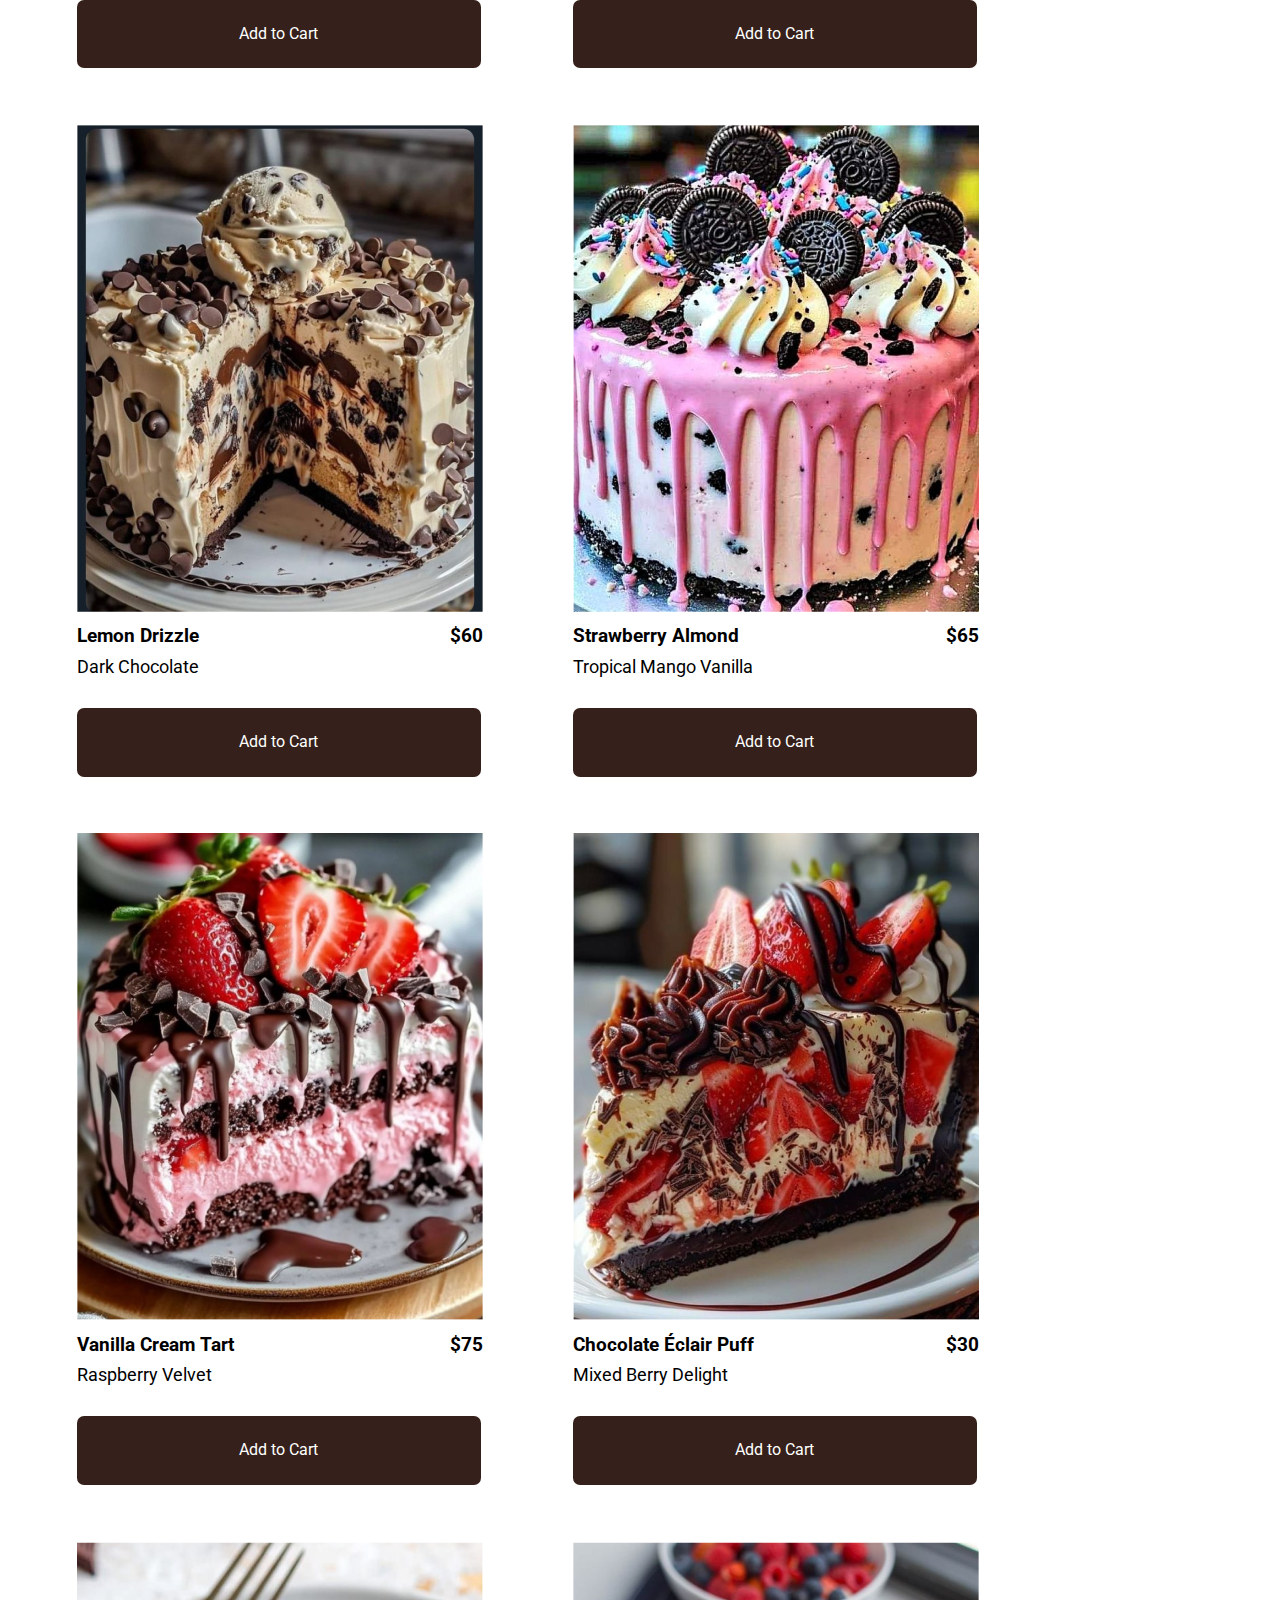
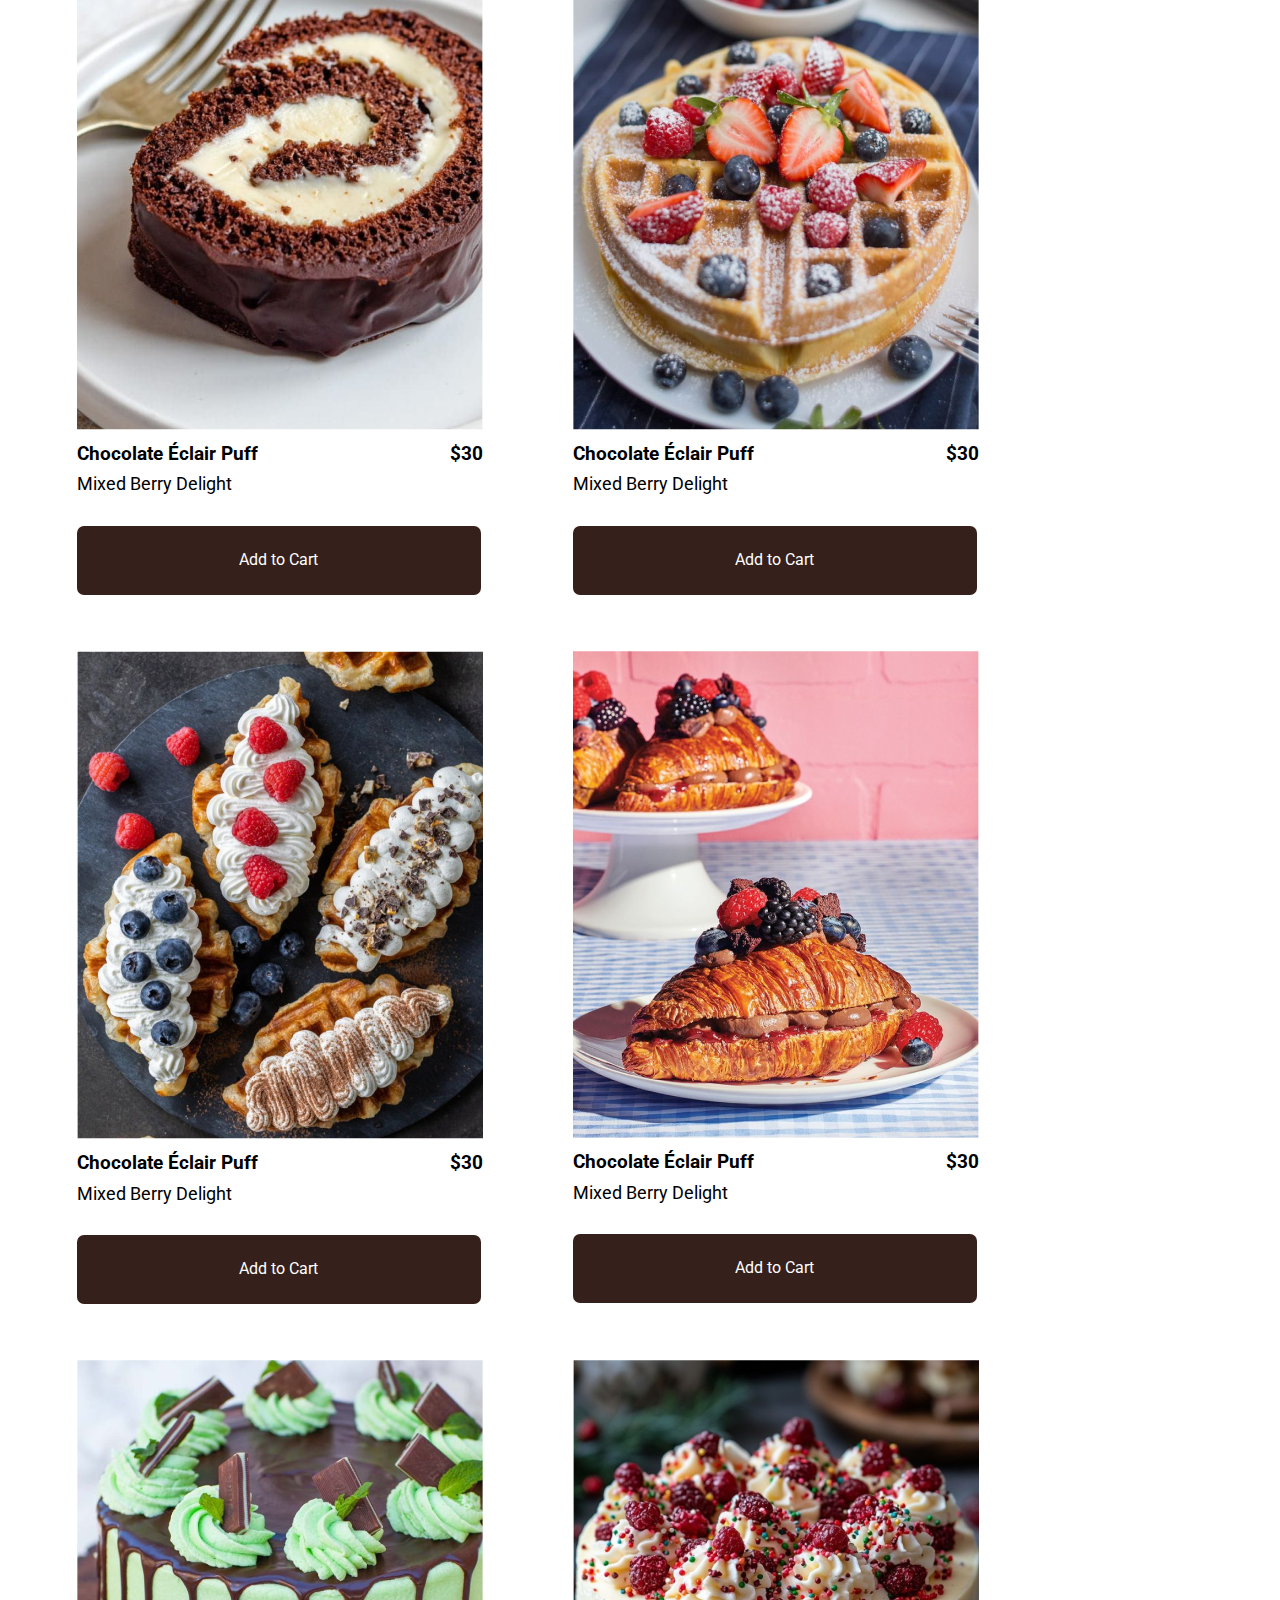
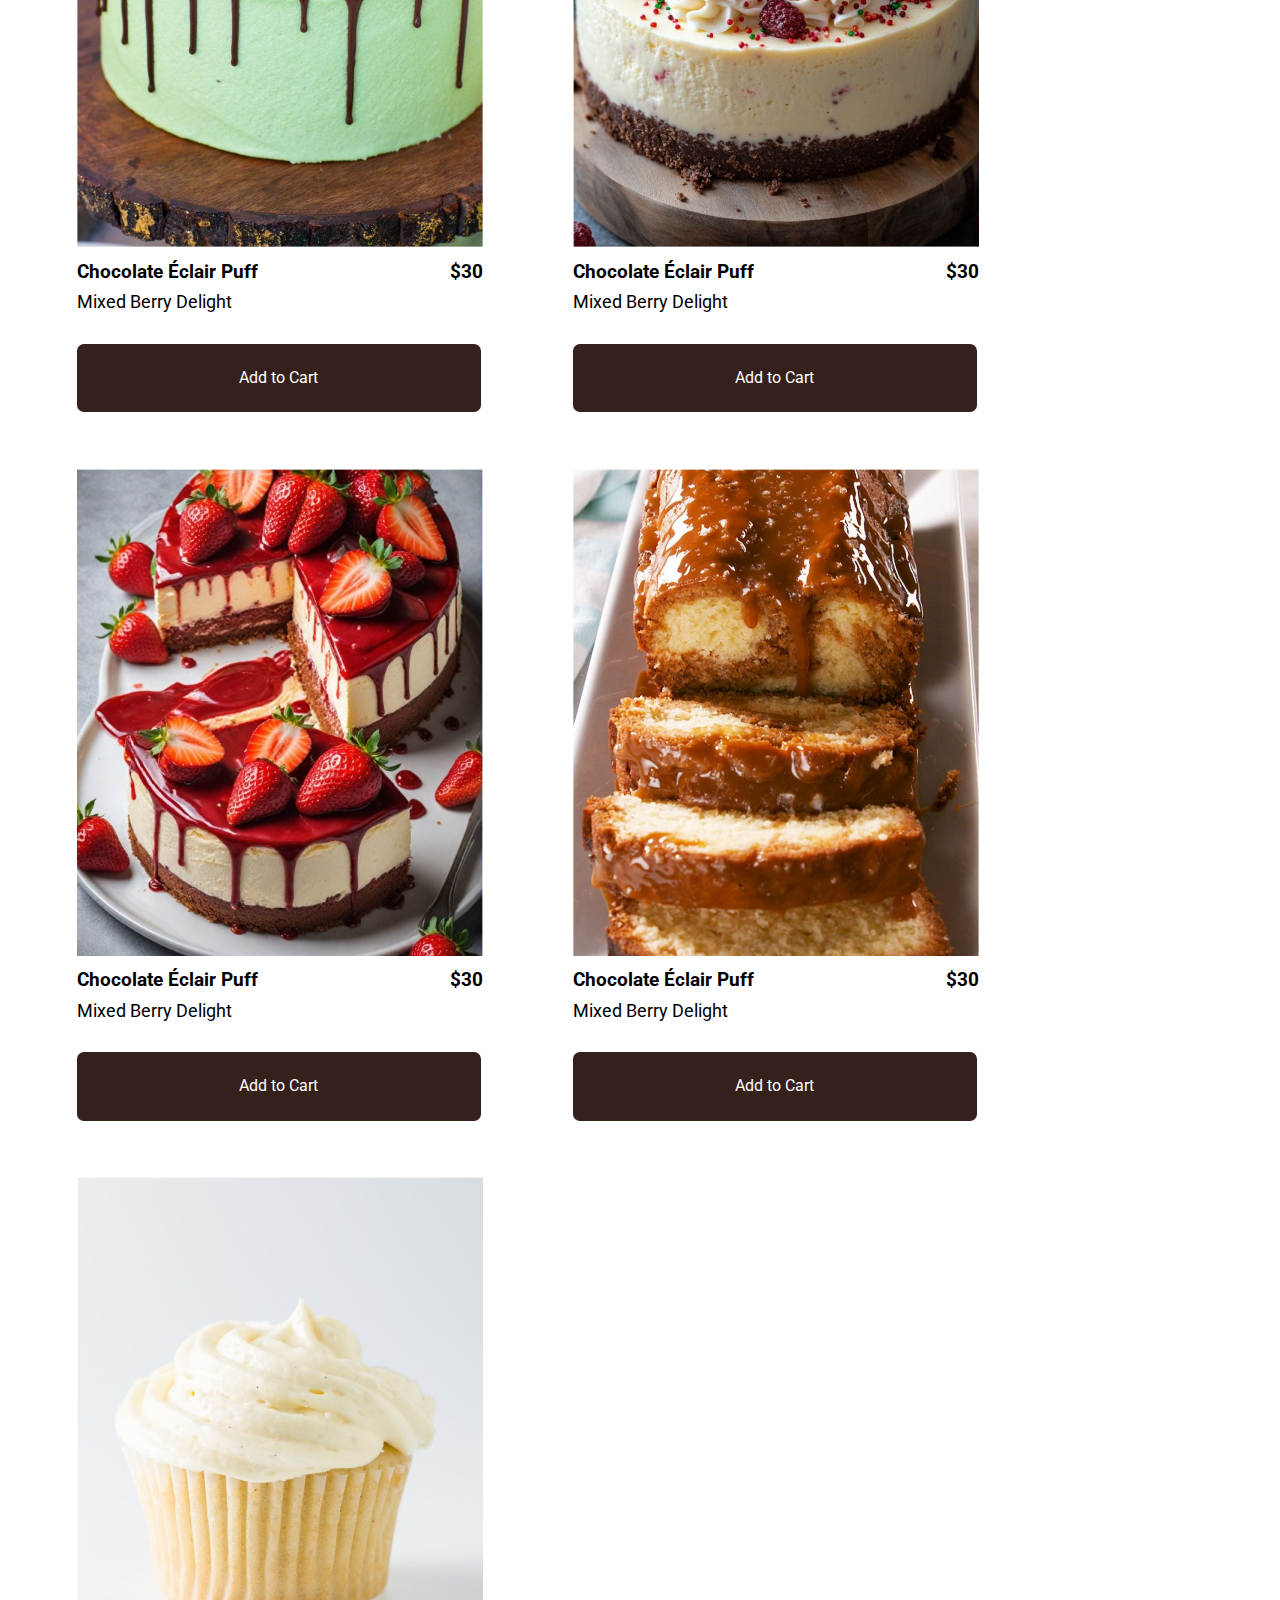
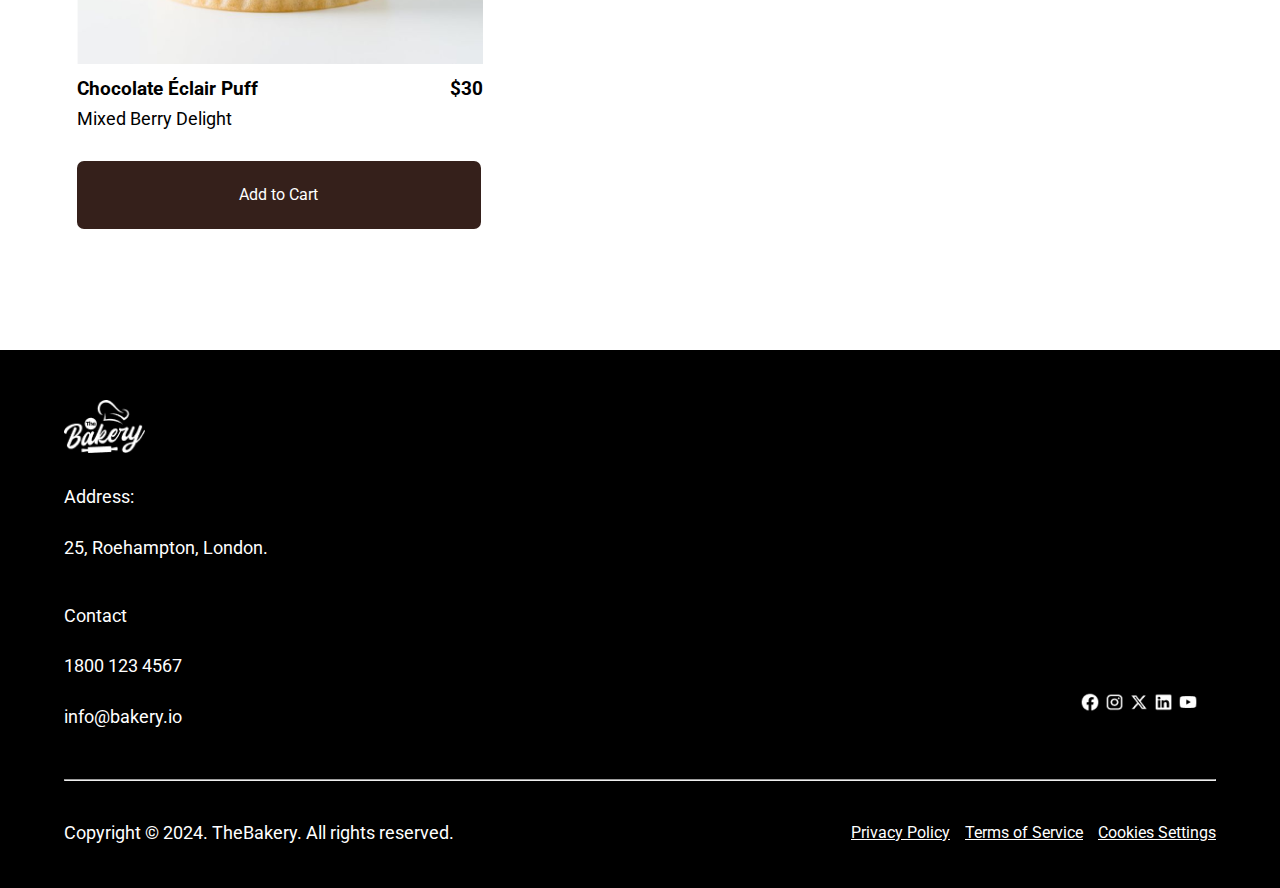
<file: pages/pastries.html>
<!DOCTYPE html>
<html lang="en">
  <head>
    <meta charset="UTF-8" />
    <meta name="viewport" content="width=device-width, initial-scale=1.0" />
    <title>The Document</title>
    <link rel="stylesheet" href="../styling/pastries.css" />
    <link
      href="https://cdnjs.cloudflare.com/ajax/libs/font-awesome/6.0.0-beta3/css/all.min.css"
      rel="stylesheet"
    />
  </head>
  <body>
    <header class="nav-container">
      <nav class="nav-bar">
        <div>
          <a href="/index.html"
            ><img src="../images/white logo.png" alt="Bakery Logo"
          /></a>
        </div>

        <ul class="features">
          <li><a class="nav-links" href="/index.html">Home</a></li>
          <li>
            <a class="nav-links active" href="/pages/pastries.html">Pastries</a>
          </li>
          <li><a class="nav-links" href="/pages/profile.html">Profile</a></li>
          <li><a class="nav-links" href="/pages/cart.html">Cart</a></li>
        </ul>

        <div class="buy-search">
          <ul>
            <li>
              <a class="nav-links" id="account" href="/pages/buyNow.html"
                >Buy Now</a
              >
            </li>
          </ul>
        </div>

        <i class="fa-sharp fa-solid fa-bars menu-icon" id="openMenu"></i>
        <i class="fa-sharp fa-solid fa-xmark close-icon" id="closeMenu"></i>
      </nav>
    </header>

    <main class="pastries-con">
      <section class="paste-heading">
        <h1>Pastries</h1>
        <p>
          Treat yourself to our delightful range of pastries, each baked to
          golden perfection and designed to bring a touch of sweetness to your
          day.
        </p>
      </section>

      <section class="video-container">
        <video class="cake-video" controls>
          <source src="../video/berry cake video.mp4" type="video/mp4" />
          Your browser does not support the video tag.
        </video>
      </section>

      <section class="pastries">
        <div class="pastry">
          <img src="../images/pro1.png" alt="Berry Swirl Danish" />
          <div class="paste-content">
            <h3>Berry Swirl Danish</h3>
            <h3>$55</h3>
          </div>
          <p class="variant">Classic Red Velvet</p>
          <a class="cart" href="/pages/cart.html">Add to Cart</a>
        </div>

        <div class="pastry">
          <img src="../images/pro2.png" alt="Red Velvet Cream Roll" />
          <div class="paste-content">
            <h3>Red Velvet Cream</h3>
            <h3>$40</h3>
          </div>
          <p class="variant">White Chocolate Drizzle</p>
          <a class="cart" href="/pages/cart.html">Add to Cart</a>
        </div>

        <div class="pastry">
          <img src="../images/pro3.png" alt="Lemon Drizzle" />
          <div class="paste-content">
            <h3>Lemon Drizzle</h3>
            <h3>$60</h3>
          </div>
          <p class="variant">Dark Chocolate</p>
          <a class="cart" href="/pages/cart.html">Add to Cart</a>
        </div>

        <div class="pastry">
          <img src="../images/pro4.png" alt="Strawberry Almond Delight" />
          <div class="paste-content">
            <h3>Strawberry Almond</h3>
            <h3>$65</h3>
          </div>

          <p class="variant">Tropical Mango Vanilla</p>
          <a class="cart" href="/pages/cart.html">Add to Cart</a>
        </div>

        <div class="pastry">
          <img src="../images/pro5.png" alt="Raspberry Velvet" />
          <div class="paste-content">
            <h3>Vanilla Cream Tart</h3>
            <h3>$75</h3>
          </div>
          <p class="variant">Raspberry Velvet</p>
          <a class="cart" href="/pages/cart.html">Add to Cart</a>
        </div>

        <div class="pastry">
          <img src="../images/pro6.png" alt="Chocolate Éclair Puff" />
          <div class="paste-content">
            <h3>Chocolate Éclair Puff</h3>
            <h3>$30</h3>
          </div>
          <p class="variant">Mixed Berry Delight</p>
          <a class="cart" href="/pages/cart.html">Add to Cart</a>
        </div>
        <div class="pastry">
          <img src="../images/pro7.png" alt="Chocolate Éclair Puff" />
          <div class="paste-content">
            <h3>Chocolate Éclair Puff</h3>
            <h3>$30</h3>
          </div>
          <p class="variant">Mixed Berry Delight</p>
          <a class="cart" href="/pages/cart.html">Add to Cart</a>
        </div>
        <div class="pastry">
          <img src="../images/pro8.png" alt="Chocolate Éclair Puff" />
          <div class="paste-content">
            <h3>Chocolate Éclair Puff</h3>
            <h3>$30</h3>
          </div>
          <p class="variant">Mixed Berry Delight</p>
          <a class="cart" href="/pages/cart.html">Add to Cart</a>
        </div>
        <div class="pastry">
          <img src="../images/pro9.png" alt="Chocolate Éclair Puff" />
          <div class="paste-content">
            <h3>Chocolate Éclair Puff</h3>
            <h3>$30</h3>
          </div>
          <p class="variant">Mixed Berry Delight</p>
          <a class="cart" href="/pages/cart.html">Add to Cart</a>
        </div>
        <div class="pastry">
          <img src="../images/pro10.png" alt="Chocolate Éclair Puff" />
          <div class="paste-content">
            <h3>Chocolate Éclair Puff</h3>
            <h3>$30</h3>
          </div>
          <p class="variant">Mixed Berry Delight</p>
          <a class="cart" href="/pages/cart.html">Add to Cart</a>
        </div>
        <div class="pastry">
          <img src="../images/pro11.png" alt="Chocolate Éclair Puff" />
          <div class="paste-content">
            <h3>Chocolate Éclair Puff</h3>
            <h3>$30</h3>
          </div>
          <p class="variant">Mixed Berry Delight</p>
          <a class="cart" href="/pages/cart.html">Add to Cart</a>
        </div>
        <div class="pastry">
          <img src="../images/pro12.png" alt="Chocolate Éclair Puff" />
          <div class="paste-content">
            <h3>Chocolate Éclair Puff</h3>
            <h3>$30</h3>
          </div>
          <p class="variant">Mixed Berry Delight</p>
          <a class="cart" href="/pages/cart.html">Add to Cart</a>
        </div>
        <div class="pastry">
          <img src="../images/pro13.png" alt="Chocolate Éclair Puff" />
          <div class="paste-content">
            <h3>Chocolate Éclair Puff</h3>
            <h3>$30</h3>
          </div>
          <p class="variant">Mixed Berry Delight</p>
          <a class="cart" href="/pages/cart.html">Add to Cart</a>
        </div>
        <div class="pastry">
          <img src="../images/pro14.png" alt="Chocolate Éclair Puff" />
          <div class="paste-content">
            <h3>Chocolate Éclair Puff</h3>
            <h3>$30</h3>
          </div>
          <p class="variant">Mixed Berry Delight</p>
          <a class="cart" href="/pages/cart.html">Add to Cart</a>
        </div>
        <div class="pastry">
          <img src="../images/pro15.png" alt="Chocolate Éclair Puff" />
          <div class="paste-content">
            <h3>Chocolate Éclair Puff</h3>
            <h3>$30</h3>
          </div>
          <p class="variant">Mixed Berry Delight</p>
          <a class="cart" href="/pages/cart.html">Add to Cart</a>
        </div>
      </section>
    </main>

    <footer class="footer" aria-label="footer">
      <div class="footer-content">
        <img src="../images/white logo.png" alt="White Logo" />
        <p>Address:</p>
        <p>25, Roehampton, London.</p>

        <div class="contact">
          <div>
            <p>Contact</p>
            <p>1800 123 4567</p>
            <p>info@bakery.io</p>
          </div>

          <div class="socials">
            <a href="www.facebook.com"
              ><img src="../images/Facebook.png" alt="Facebook"
            /></a>
            <a href="www.instagram.com">
              <img src="../images/Instagram.png" alt="Instagram"
            /></a>
            <a href="www.x.com"><img src="../images/X.png" alt="X" /></a>
            <a href="www.linkedin.com"
              ><img src="../images/LinkedIn.png" alt="LinkedIn"
            /></a>
            <a href="www.youtube.com"
              ><img src="../images/Youtube.png" alt="Youtube"
            /></a>
          </div>
        </div>
      </div>

      <hr />

      <div class="copyright">
        <p>Copyright © 2024. TheBakery. All rights reserved.</p>

        <div class="terms">
          <ul>
            <li><a href="/">Privacy Policy</a></li>
            <li><a href="/">Terms of Service</a></li>
            <li><a href="">Cookies Settings</a></li>
          </ul>
        </div>
      </div>
    </footer>

    <script>
      document.addEventListener("DOMContentLoaded", () => {
        const navBar = document.querySelector(".nav-bar");
        const openMenu = document.getElementById("openMenu");
        const closeMenu = document.getElementById("closeMenu");

        openMenu.addEventListener("click", () => {
          navBar.classList.add("open");
          openMenu.style.display = "none";
          closeMenu.style.display = "block";
        });

        closeMenu.addEventListener("click", () => {
          navBar.classList.remove("open");
          closeMenu.style.display = "none";
          openMenu.style.display = "block";
        });
      });

      document.addEventListener("DOMContentLoaded", () => {
        const navLinks = document.querySelectorAll(".nav-links");

        navLinks.forEach((link) => {
          link.addEventListener("click", () => {
            navLinks.forEach((nav) => nav.classList.remove("active"));
            link.classList.add("active");
          });
        });
      });
    </script>
  </body>
</html>
</file>
<file: styling/style.css>
@import url("https://fonts.googleapis.com/css2?family=Roboto:ital,wght@0,100;0,300;0,400;0,500;0,700;0,900;1,100;1,300;1,400;1,500;1,700;1,900&display=swap");

body {
  margin: 0;
  color: #000000;
  font-size: 16px;
  font-family: "Roboto", sans-serif;
  line-height: 30px;

  p {
    font-size: 18px;
  }

  h1 {
    font-size: 43px;
  }
}

/*Navigation*/
.nav-container {
  background-color: #35201b;
  position: sticky;
  top: 0;
  width: 100%;
  z-index: 1000;
  padding: 0;
}

.nav-bar {
  display: flex;
  justify-content: space-between;
  align-items: center;
  padding: 10px 5%;
  box-sizing: border-box;
}
.nav-bar img {
  height: 80px;
}

ul {
  list-style-type: none;
  margin: 0;
  padding: 0;
  display: flex;
  gap: 20px;
}
.features {
  display: flex;
  gap: 40px;
}

.nav-links {
  text-decoration: none;
  list-style: none;
  color: white;
  position: relative;
  padding: 5px 0;
  font-size: 18px;
}

.nav-links::before {
  content: "";
  position: absolute;
  bottom: 0;
  left: 0;
  width: 0;
  height: 5px;
  background: #ffffff;
  transition: width 0.3s ease-in-out;
}

.nav-links:hover::before {
  width: 100%;
}
.nav-links.active::before {
  width: 100%;
  margin-top: 50px;
}
.search {
  font-size: 25px;
  align-content: center;
  cursor: pointer;
  margin-right: 20px;
  color: #ffffff;
}

.buy-search {
  display: flex;
}

#account {
  background-color: #ffffff;
  color: #35201b;
  padding: 10px 20px;
  border-radius: 5px;
  -webkit-border-radius: 5px;
  -moz-border-radius: 5px;
  -ms-border-radius: 5px;
  -o-border-radius: 5px;
  position: relative;
}

#account::before {
  content: none;
}

#account:hover {
  border: 2px solid #ffffff;
  background-color: #35201b;
  color: #ffffff;
  border-radius: 5px;
  -webkit-border-radius: 5px;
  -moz-border-radius: 5px;
  -ms-border-radius: 5px;
  -o-border-radius: 5px;
}

.menu-icon,
.close-icon {
  font-size: 30px;
  cursor: pointer;
  display: none !important;
  color: #ffffff;
}

.close-icon {
  display: none;
}

.nav-bar.open {
  position: fixed;
  top: 0;
  left: 0;
  width: 100vw;
  height: 100vh;
  background-color: #35201b;
  padding: 20px;
  z-index: 1000;
  display: flex;
  flex-direction: column;
  justify-content: flex-start;
  overflow: hidden;
}

/* Media Query*/
@media (max-width: 768px) {
  .nav-bar {
    flex-direction: row-reverse;
  }

  .features {
    display: none;
    flex-direction: column;
    gap: 20px;
  }

  .buy-search {
    display: none;
    flex-direction: column;
    gap: 10px;
  }

  .nav-bar.open .features,
  .nav-bar.open .buy-search {
    display: flex;
    margin-top: 20px; 
  }
  
  .nav-bar.open .close-icon {
    align-self: flex-end; 
    margin-right: 20px;  
    margin-bottom: 20%; 
    display: block !important;
  }

  
  .search {
    display: none !important;
  }

  .menu-icon {
    display: block !important;
  }

  .close-icon {
    display: none;
  }

  .nav-bar.open img {
    display: none;
  }

  .nav-bar.open .menu-icon {
    display: none !important;
  }

  .nav-bar.open .close-icon {
    display: block !important;
  }
}

/* Carousels */
.carousel-container {
  max-width: 100%;
  position: relative;
  overflow: hidden;
  height: 85vh;
}
.slides {
  color: #ffffff;
  display: flex;
  justify-content: space-between;
  background-color: #35201b;
  width: 100%;
  padding: 0 50px;
  transition: transform 1s ease-in-out;

  h1 {
    font-size: 56px;
  }

  p {
    font-size: 18px;
    line-height: 30px;
    margin-bottom: 50px;
  }
}

.slides .slide {
  margin-top: 12%;
  padding: 0 50px;
  align-items: left;
  width: 50%;
}

@keyframes fadeSlideUp {
  from {
    opacity: 0;
    transform: translateY(30px);
  }
  to {
    opacity: 1;
    transform: translateY(0);
  }
}

.slides .slide h1 {
  font-size: 56px;
  animation: fadeSlideUp 1s ease-in-out forwards;
  opacity: 0;
  line-height: 1.3;
}

.slides .slide p {
  font-size: 18px;
  line-height: 30px;
  margin-bottom: 50px;
  animation: fadeSlideUp 1.5s ease-in-out forwards;
  opacity: 0;
}

.slides .slide .order-button {
  animation: fadeSlideUp 2s ease-in-out forwards;
  opacity: 0;
}

.bs-cakes h1,
.bs-cakes p {
  animation: fadeSlideUp 2s ease-in-out forwards;
  opacity: 0;
}

.order-button {
  background-color: #ffffff;
  text-decoration: none;
  color: #35201b;
  padding: 15px 50px;
  border-radius: 5px;
  -webkit-border-radius: 5px;
  -moz-border-radius: 5px;
  -ms-border-radius: 5px;
  -o-border-radius: 5px;
  text-align: center;
  margin-top: 20px;
  font-size: 18px;
}

.slides:nth-child(n + 2) {
  display: none;
}

.dots-container {
  position: absolute;
  bottom: 20px;
  left: 50%;
  transform: translateX(-50%);
  display: flex;
  gap: 10px;
}

.dot {
  width: 10px;
  height: 10px;
  background-color: #ccc;
  border-radius: 50%;
  cursor: pointer;
  transition: background-color 0.3s ease;
}

.dot.active {
  background-color: #a89977;
}

/* Media Query*/

@media (max-width: 768px) {
  .carousel-container {
    position: relative;
    overflow: hidden;
  }
  .slides {
    display: block;
    padding: 0;
    background-color: transparent;
    margin-top: -10%;
  }

  .slides .slide {
    position: relative;
    width: 100%;
    height: 100vh;
    padding: 20px;
    box-sizing: border-box;
    background-size: cover;
    background-position: center;
    background-repeat: no-repeat;
    color: #fff;
    flex-direction: column;
    justify-content: center;
    align-items: center;
    text-align: center;
  }

  .slides:nth-child(1) .slide {
    background-image: url("../images/_.jpeg");
  }

  .slides:nth-child(2) .slide {
    background-image: url("../images/red\ cake.jpeg");
  }

  .slides:nth-child(3) .slide {
    background-image: url("../images/white\ cake.jpeg");
  }

  .img-slide {
    display: none;
  }
  .slide h1 {
    font-size: 24px;
    line-height: 1.2;
    margin-bottom: 15px;
  }
  .slide p {
    font-size: 16px;
    line-height: 1.4;
    margin-bottom: 20px;
  }

  .order-button {
    padding: 10px 25px;
    font-size: 16px;
    text-align: center;
  }

  .slide::before {
    content: "";
    position: absolute;
    top: 0;
    left: 0;
    right: 0;
    bottom: 0;
    background: rgba(0, 0, 0, 0.7);
    z-index: 1;
  }

  .slide h1,
  .slide p,
  .order-button {
    position: relative;
    z-index: 2;
  }

  .dot {
    width: 10px;
    height: 10px;
    background-color: #35201b;
    border-radius: 50%;
    cursor: pointer;
    transition: background-color 0.3s ease;
  }

  .dot.active {
    background-color: #ffffff;
  }
}

/* Section 2 */

.section-2 {
  margin: 10px;
  padding: 0 5%;
}

.header {
  width: 50%;
  line-height: 30px;
  margin-top: 8%;
  margin-bottom: 20px;

  h1 {
    color: #35201b;
  }
  p {
    font-size: 18px;
  }
}

@keyframes fadeInUp {
  from {
    opacity: 0;
    transform: translateY(50px);
  }
  to {
    opacity: 1;
    transform: translateY(0);
  }
}

.bs-cakes {
  display: flex;
  justify-content: space-between;
  align-items: center;
  width: 100%;
  gap: 20px;
  animation: fadeInUp 5s ease-in-out forwards;
  opacity: 0;
  transform: translateY(50px);
  -webkit-animation: fadeInUp 3s ease-in-out forwards;
  -webkit-transform: translateY(50px);
  -moz-transform: translateY(50px);
  -ms-transform: translateY(50px);
  -o-transform: translateY(50px);
}

.cakes {
  width: 25%;
  background-color: antiquewhite;
  padding: 20px;
  border-radius: 8px;
  text-align: left;
  transition: transform 0.3s ease, box-shadow 0.3s ease;

  img {
    width: 100%;
  }
}

.cakes:hover {
  transform: translateY(-10px);
  box-shadow: 0 8px 15px rgba(0, 0, 0, 0.2);
}

.animate .bs-cakes {
  opacity: 1;
  transform: translateY(0);
}

.read-more {
  display: inline-block;
  padding: 10px 20px;
  color: #35201b;
  background-color: #ffffff;
  border: 2px solid transparent;
  border-radius: 5px;
  text-align: center;
  text-decoration: none;
  font-size: 16px;
  font-weight: bold;
  transition: all 0.3s ease-in-out;
}

.read-more a {
  text-decoration: none;
  color: #35201b;
}

.read-more:hover {
  border-color: #35201b;
  background-color: #fff5f0;
  color: #35201b;
}

/*Media Query*/
@media (max-width: 768px) {
  .header {
    text-align: center;
  }
  .bs-cakes {
    display: block !important;
    flex-direction: column !important;
  }

  .cakes {
    width: auto;
    margin-bottom: 20px;
  }

  .cakes p {
    display: none;
  }

  .header {
    width: 100%;
    line-height: 1.2;
  }

  .header p {
    line-height: 1.3;
  }
}

/* Baker's Section */
.baker-section {
  margin-top: 5%;
  margin-bottom: 5%;
  padding: 0 5%;

  a {
    text-decoration: none;
    color: #35201b;
  }
}

.baker-header {
  display: flex;
  justify-content: space-between;
  margin-bottom: 20px;
}

.baker-content {
  width: 50%;

  h1 {
    color: #35201b;
  }
}

.view-all {
  height: 2%;
  display: inline-block;
  padding: 10px 30px;
  border: 2px solid #35201b;
  border-radius: 5px;
  background-color: transparent;
  font-size: 16px;
  font-weight: bold;
  transition: all 0.3s ease-in-out;
  color: #35201b;
  text-decoration: none;
}

.view-all:hover {
  background-color: #35201b;
  color: #ffffff;
  transform: scale(1.05);
  box-shadow: 0 5px 15px rgba(0, 0, 0, 0.2);
}

.bottom-view-all {
  display: none;
}

.bakers-pics {
  display: flex;
  width: 100%;
  gap: 20px;
}

.baker {
  display: flex;
  flex-direction: column;
  justify-content: space-between;
  width: 25%;
  /* box-shadow: 0 5px 15px rgba(0, 0, 0, 0.2); */
  border-radius: 30px;
  overflow: hidden;
  opacity: 0;
  transform: scale(0.8) rotateY(90deg);
  animation: rotateInScale 1.2s ease-in-out forwards;
  -webkit-border-radius: 30px;
  -moz-border-radius: 30px;
  -ms-border-radius: 30px;
  -o-border-radius: 30px;
}

.baker:nth-child(1) {
  animation-delay: 0.2s;
}

.baker:nth-child(2) {
  animation-delay: 0.4s;
}

.baker:nth-child(3) {
  animation-delay: 0.6s;
}

.baker:nth-child(4) {
  animation-delay: 0.9s;
}

.baker-info {
  display: flex;
  flex-direction: column;
  height: 100%;
  padding: 20px;
}

.baker-info p {
  flex-grow: 1;
  margin-top: -5px;
}

.baker:hover {
  transform: scale(1.1) rotateZ(5deg);
  transition: transform 0.4s ease, box-shadow 0.4s ease;
  box-shadow: 0 10px 25px rgba(0, 0, 0, 0.3);
}

.view {
  display: inline-block;
  padding: 10px 20px;
  color: #35201b;
  border: 2px solid #35201b;
  border-radius: 5px;
  text-align: center;
  text-decoration: none;
  font-size: 16px;
  font-weight: bold;
  margin-top: 10px;
  transition: all 0.3s ease-in-out;
}

.view:hover {
  background-color: #35201b;
  color: #ffffff;
  transform: scale(1.05);
  box-shadow: 0 5px 15px rgba(0, 0, 0, 0.2);
}

@keyframes rotateInScale {
  0% {
    opacity: 0;
    transform: scale(0.8) rotateY(90deg);
  }
  50% {
    opacity: 0.5;
    transform: scale(1) rotateY(-10deg);
  }
  100% {
    opacity: 1;
    transform: scale(1) rotateY(0deg);
  }
}

/*media query*/

@media (max-width: 768px) {
  .baker-section {
    padding: 5%;
    margin-top: 10%;
  }

  .baker-header {
    text-align: center;
    flex-direction: column;
    align-items: flex-start;
  }

  .baker-content {
    width: 100%;
    margin-bottom: 15px;
  }

  .bakers-pics {
    display: flex;
    flex-direction: column;
    gap: 15px;
  }

  .baker {
    width: 100%;
  }

  .view-all {
    display: none;
  }

  .bottom-view-all {
    display: inline-block;
    padding: 8px 20px;
    font-size: 14px;
    margin-top: 20px;
  }

  .baker-info img {
    width: 100%;
    height: auto;
    border-radius: 15px;
  }

  .baker-info h3 {
    font-size: 1.2rem;
  }

  .baker-info p {
    font-size: 0.95rem;
  }

  .view {
    padding: 8px 16px;
    font-size: 14px;
  }
}

/* Pastries */
.pastries-container {
  margin-top: 5%;
  margin-bottom: 5%;
  padding: 0 5%;
  width: 100%;
  box-sizing: border-box;
}

.pastries {
  display: flex;
  gap: 2%;
  flex-wrap: wrap;
  justify-content: space-between;
  margin-top: 2%;
}

.pastry {
  margin-bottom: 5%;
  width: 30%;
}

.pastry img {
  width: 100%;
  border-radius: 8px;
}

.paste-content {
  display: flex;
  justify-content: space-between;
  margin: 10px 0;
}

.cart {
  display: block;
  padding: 10px 0;
  border-radius: 7px;
  font-weight: 400;
  text-align: center;
  text-decoration: none;
  color: #fff;
  background-color: #35201b;
}

.variant {
  margin-bottom: 15px;
  font-size: 14px;
}

.pastry-header {
  display: flex;
  justify-content: space-between;
  align-items: center;
  margin-bottom: 20px;
}

.pastry-view {
  width: 50%;
}

.pastry-header h1 {
  color: #35201b;
}

/* Media Query*/
@media (max-width: 768px) {
  .pastries {
    gap: 4%;
  }
  .pastry {
    width: 48%;
  }
  .pastry h3 {
    font-size: 14px;
  }
  .variant {
    font-size: 14px;
  }
  .pastry-header {
    display: block;
    text-align: center;
    margin-bottom: 10%;
    margin-top: 15%;
  }
  .pastry-view {
    width: 100%;
    margin-bottom: 20px;
  }
  .view-all {
    text-align: center;
    display: inline-block;
    margin: 0 auto;
  }
  .cart {
    padding: 10px;
    font-size: 14px;
  }
}

/*footer*/
.footer {
  background: #000000;
  color: #ffffff;
  margin-top: 5%;
  padding: 0 5%;

  a {
    color: #ffffff;
  }
}
.footer-content {
  padding: 50px 0px 20px 0px;

  img {
    width: 7%;
  }
}
.copyright {
  display: flex;
  justify-content: space-between;
  align-items: center;
  padding-top: 10px;
  padding-bottom: 20px;
}

.terms ul {
  display: flex;
  gap: 15px;
  list-style: none;
  padding: 0;
  margin: 0;
}
.contact {
  display: flex;
  justify-content: space-between;
}
.socials {
  margin-top: 110px;

  img {
    width: 15%;
  }
}

/*Media Query*/

@media (max-width: 768px) {
  .footer-content {
    img {
      width: 20%;
    }
  }
  .contact {
    display: block;
  }

  .copyright {
    display: flex;
    flex-direction: column-reverse;
    align-items: flex-start;
  }

  .terms ul {
    display: block;
  }
  .socials {
    margin-top: -5px;
    img {
      width: 7%;
    }
  }
}
</file>
<file: styling/buyNow.css>
@import url("https://fonts.googleapis.com/css2?family=Roboto:ital,wght@0,100;0,300;0,400;0,500;0,700;0,900;1,100;1,300;1,400;1,500;1,700;1,900&display=swap");

body {
  margin: 0;
  color: #000000;
  font-size: 16px;
  font-family: "Roboto", sans-serif;
  line-height: 1.8;

  p {
    font-size: 18px;
  }

  h1 {
    font-size: 28px;
  }
}
.nav-container {
  background-color: #35201b;
  position: sticky;
  top: 0;
  width: 100%;
  z-index: 1000;
  padding: 0;
}

.nav-bar {
  display: flex;
  justify-content: space-between;
  align-items: center;
  padding: 10px 5%;
  box-sizing: border-box;
}
.nav-bar img {
  height: 80px;
}

ul {
  list-style-type: none;
  margin: 0;
  padding: 0;
  display: flex;
  gap: 20px;
}
.features {
  display: flex;
  gap: 40px;
}

.nav-links {
  text-decoration: none;
  list-style: none;
  color: white;
  position: relative;
  padding: 5px 0;
  font-size: 18px;
}

.nav-links::before {
  content: "";
  position: absolute;
  bottom: 0;
  left: 0;
  width: 0;
  height: 5px;
  background: #ffffff;
  transition: width 0.3s ease-in-out;
}

.nav-links:hover::before {
  width: 100%;
}
.nav-links.active::before {
  width: 100%;
  margin-top: 50px;
}
.search {
  font-size: 25px;
  align-content: center;
  cursor: pointer;
  margin-right: 20px;
  color: #ffffff;
}

.buy-search {
  display: flex;
}

#account {
  background-color: #ffffff;
  color: #35201b;
  padding: 10px 20px;
  border-radius: 5px;
  -webkit-border-radius: 5px;
  -moz-border-radius: 5px;
  -ms-border-radius: 5px;
  -o-border-radius: 5px;
  position: relative;
}

#account::before {
  content: none;
}

#account:hover {
  border: 2px solid #ffffff;
  background-color: #35201b;
  color: #ffffff;
  border-radius: 5px;
  -webkit-border-radius: 5px;
  -moz-border-radius: 5px;
  -ms-border-radius: 5px;
  -o-border-radius: 5px;
}

.menu-icon,
.close-icon {
  font-size: 30px;
  cursor: pointer;
  display: none !important;
  color: #ffffff;
}

.close-icon {
  display: none;
}

.nav-bar.open {
  position: fixed;
  top: 0;
  left: 0;
  width: 100vw;
  height: 100vh;
  background-color: #35201b;
  padding: 20px;
  z-index: 1000;
  display: flex;
  flex-direction: column;
  justify-content: flex-start;
  overflow: hidden;
}

/* Media Query*/
@media (max-width: 768px) {
  .nav-bar {
    flex-direction: row-reverse;
  }

  .features {
    display: none;
    flex-direction: column;
    gap: 20px;
  }

  .buy-search {
    display: none;
    flex-direction: column;
    gap: 10px;
  }

  .nav-bar.open .features,
  .nav-bar.open .buy-search {
    display: flex;
    margin-top: 20px;
  }

  .nav-bar.open .close-icon {
    align-self: flex-end;
    margin-right: 20px;
    margin-bottom: 20%;
    display: block !important;
  }

  .search {
    display: none !important;
  }

  .menu-icon {
    display: block !important;
  }

  .close-icon {
    display: none;
  }

  .nav-bar.open img {
    display: none;
  }

  .nav-bar.open .menu-icon {
    display: none !important;
  }

  .nav-bar.open .close-icon {
    display: block !important;
  }
}

/* Product*/

.product-sect {
  padding: 0 6%;
}
.product-details {
  display: flex;
  width: 100%;
}
.product-header {
  margin-top: 5%;
  margin-bottom: 3%;
  color: #35201b;
}
.product-pics {
  width: 50%;
}
.descr {
  width: 50%;
  margin-top: -20px;
}
.product-velvet {
  width: 80%;
  align-items: center;
  justify-content: center;
}
.inches-sect {
  margin-bottom: 30px;
}
.inches {
  display: flex;
  gap: 10px;
  margin-top: -20px;
}
.layers-sect {
  margin-top: -20px;
}
.layers {
  display: flex;
  gap: 10px;
  margin-top: -15px;
}
.options {
  margin-top: -5px;
}
.input {
  width: 100%;
  height: 70px;
  border: none;
  background-color: #f0f0f0;
  padding: 10px;
  font-size: 16px;
  border-radius: 5px;
  box-sizing: border-box;
}

.topping {
  margin-top: 20px;
  margin-bottom: 10px;
}
.flower {
  margin-top: -20px;
}
.desc-text {
  margin-top: -20px;
}

.buy {
  text-decoration: none;
  color: #ffffff;
  background-color: #35201b;
  padding: 20px 10%;
  text-align: center;
  border-radius: 7px;
  -webkit-border-radius: 7px;
  -moz-border-radius: 7px;
  -ms-border-radius: 7px;
  -o-border-radius: 7px;
  width: 50%;
}
.btn {
  margin-top: 50px;
  margin-bottom: 50px;
}

.related-cakes {
  display: flex;
  justify-content: space-between;
  align-items: center;
  width: 100%;
  gap: 20px;
  animation: fadeInUp 5s ease-in-out forwards;
  transform: translateY(50px);
  -webkit-animation: fadeInUp 3s ease-in-out forwards;
  -webkit-transform: translateY(50px);
  -moz-transform: translateY(50px);
  -ms-transform: translateY(50px);
  -o-transform: translateY(50px);
}

.cakes {
  width: 25%;
  padding: 20px;
  border-radius: 8px;
  text-align: left;
  transition: transform 0.3s ease, box-shadow 0.3s ease;
  img {
    width: 100%;
  }
}

.cakes:hover {
  transform: translateY(-10px);
  box-shadow: 0 8px 15px rgba(0, 0, 0, 0.2);
}

.animate .bs-cakes {
  opacity: 1;
  transform: translateY(0);
}

.read-more {
  display: inline-block;
  padding: 10px 20px;
  color: #35201b;
  border: 2px solid #35201b;
  border-radius: 5px;
  text-align: center;
  text-decoration: none;
  font-size: 16px;
  font-weight: bold;
  transition: all 0.3s ease-in-out;
}

.read-more a {
  text-decoration: none;
  color: #35201b;
}

.read-more:hover {
  background-color: #35201b;
  color: #ffffff;
}

.related-section {
  margin-top: 10%;
  margin-bottom: 10%;
  padding: 0 5%;
}
.related-header {
  margin-bottom: -20px;
  margin-top: 50px;
}
.icon-right,
.icon-left {
  font-size: 200%;
  color: #35201b;
  cursor: pointer;
  transform: translateY(-50%);
  transition: transform 0.3s ease, color 0.3s ease;
  -webkit-transition: transform 0.3s ease, color 0.3s ease;
  -moz-transition: transform 0.3s ease, color 0.3s ease;
  -ms-transition: transform 0.3s ease, color 0.3s ease;
  -o-transition: transform 0.3s ease, color 0.3s ease;
}

@keyframes pop {
  0%,
  100% {
    transform: translateY(-50%) scale(1);
  }
  50% {
    transform: translateY(-50%) scale(1.2);
  }
}

.icon-left,
.icon-right {
  animation: pop 1.5s infinite;
  -webkit-animation: pop 1.5s infinite;
}

@media (max-width: 768px) {
  .related-section {
    margin-bottom: 20%;
  }
  .product-sect {
    padding: 0 4%;
    margin-top: 10%;
  }

  .btn {
    text-align: center;
  }

  .buy {
    padding: 30px 20px;
    width: 40%;
  }

  .product-details {
    display: block;
    width: 100%;
  }

  .product-pics {
    width: 100%;
    margin-bottom: 20px;
  }

  .descr {
    width: 100%;
    margin-bottom: 20px;
    margin-top: 10%;
  }
  .product-header {
    font-size: 1.5em;
    text-align: center;
  }

  .product-velvet {
    width: 100%;
    display: block;
    margin: 0 auto;
  }

  .descr h2 {
    font-size: 1.3em;
  }

  .inches,
  .layers,
  .flower {
    display: flex;
    flex-direction: column;
    gap: 10px;
  }

  .input {
    height: 50px;
    font-size: 14px;
  }

  .btn {
    background-color: #35201b;
    color: #ffffff;
    padding: 15px 10%;
    border-radius: 10px;
    -webkit-border-radius: 10px;
    -moz-border-radius: 10px;
    -ms-border-radius: 10px;
    -o-border-radius: 10px;
  }

  .buy {
    width: 100%;
    padding: 15px 0;
    font-size: 1em;
  }

  .related-cakes {
    flex-direction: column;
    gap: 30px;
    justify-content: center;
  }

  .cakes {
    width: 100%;
    padding: 10px;
  }

  .related-header {
    text-align: center;
    margin-bottom: 10px;
  }

  .icon-left,
  .icon-right {
    display: none !important;
  }

  .read-more {
    width: 100%;
    padding: 10px 0;
    text-align: center;
  }
}

/*footer*/
.footer {
  background: #000000;
  color: #ffffff;
  margin-top: 5%;
  padding: 0 5%;

  a {
    color: #ffffff;
  }
}
.footer-content {
  padding: 50px 0px 20px 0px;

  img {
    width: 7%;
  }
}
.copyright {
  display: flex;
  justify-content: space-between;
  align-items: center;
  padding-top: 10px;
  padding-bottom: 20px;
}

.terms ul {
  display: flex;
  gap: 15px;
  list-style: none;
  padding: 0;
  margin: 0;
}
.contact {
  display: flex;
  justify-content: space-between;
}
.socials {
  margin-top: 110px;

  img {
    width: 15%;
  }
}

@media (max-width: 768px) {
  .footer-content {
    img {
      width: 20%;
    }
  }
  .contact {
    display: block;
  }

  .copyright {
    display: flex;
    flex-direction: column-reverse;
    align-items: flex-start;
  }

  .terms ul {
    display: block;
  }
  .socials {
    margin-top: -5px;
    img {
      width: 7%;
    }
  }
}
</file>
<file: styling/cart.css>
@import url("https://fonts.googleapis.com/css2?family=Roboto:ital,wght@0,100;0,300;0,400;0,500;0,700;0,900;1,100;1,300;1,400;1,500;1,700;1,900&display=swap");

body {
  margin: 0;
  color: #000000;
  font-size: 16px;
  font-family: "Roboto", sans-serif;
  line-height: 1.8;
  background-color: #f0f0f0;

  p {
    font-size: 18px;
  }

  h1 {
    font-size: 28px;
  }
}
.nav-container {
  background-color: #35201b;
  position: sticky;
  top: 0;
  width: 100%;
  z-index: 1000;
  padding: 0;
}

.nav-bar {
  display: flex;
  justify-content: space-between;
  align-items: center;
  padding: 10px 5%;
  box-sizing: border-box;
}
.nav-bar img {
  height: 80px;
}

ul {
  list-style-type: none;
  margin: 0;
  padding: 0;
  display: flex;
  gap: 20px;
}
.features {
  display: flex;
  gap: 40px;
}

.nav-links {
  text-decoration: none;
  list-style: none;
  color: white;
  position: relative;
  padding: 5px 0;
  font-size: 18px;
}

.nav-links::before {
  content: "";
  position: absolute;
  bottom: 0;
  left: 0;
  width: 0;
  height: 5px;
  background: #ffffff;
  transition: width 0.3s ease-in-out;
}

.nav-links:hover::before {
  width: 100%;
}
.nav-links.active::before {
  width: 100%;
  margin-top: 50px;
}
.search {
  font-size: 25px;
  align-content: center;
  cursor: pointer;
  margin-right: 20px;
  color: #ffffff;
}

.buy-search {
  display: flex;
}

#account {
  background-color: #ffffff;
  color: #35201b;
  padding: 10px 20px;
  border-radius: 5px;
  -webkit-border-radius: 5px;
  -moz-border-radius: 5px;
  -ms-border-radius: 5px;
  -o-border-radius: 5px;
  position: relative;
}

#account::before {
  content: none;
}

#account:hover {
  border: 2px solid #ffffff;
  background-color: #35201b;
  color: #ffffff;
  border-radius: 5px;
  -webkit-border-radius: 5px;
  -moz-border-radius: 5px;
  -ms-border-radius: 5px;
  -o-border-radius: 5px;
}

.menu-icon,
.close-icon {
  font-size: 30px;
  cursor: pointer;
  display: none !important;
  color: #ffffff;
}

.close-icon {
  display: none;
}

.nav-bar.open {
  position: fixed;
  top: 0;
  left: 0;
  width: 100vw;
  height: 100vh;
  background-color: #35201b;
  padding: 20px;
  z-index: 1000;
  display: flex;
  flex-direction: column;
  justify-content: flex-start;
  overflow: hidden;
}

/* Media Query*/
@media (max-width: 768px) {
  .nav-bar {
    flex-direction: row-reverse;
  }

  .features {
    display: none;
    flex-direction: column;
    gap: 20px;
  }

  .buy-search {
    display: none;
    flex-direction: column;
    gap: 10px;
  }

  .nav-bar.open .features,
  .nav-bar.open .buy-search {
    display: flex;
    margin-top: 20px;
  }

  .nav-bar.open .close-icon {
    align-self: flex-end;
    margin-right: 20px;
    margin-bottom: 20%;
    display: block !important;
  }

  .search {
    display: none !important;
  }

  .menu-icon {
    display: block !important;
  }

  .close-icon {
    display: none;
  }

  .nav-bar.open img {
    display: none;
  }

  .nav-bar.open .menu-icon {
    display: none !important;
  }

  .nav-bar.open .close-icon {
    display: block !important;
  }
}

/*Cart*/

.cart-container {
  padding: 0 6%;
  display: flex;
  justify-content: center;
  gap: 30px;
  margin-top: 5%;
  flex-wrap: wrap;
}

.customer-info {
  width: 60%;
}

.checkout {
  width: 30%;
}

.personal-info,
.shipping,
.voucher,
.payment {
  background-color: #ffffff;
  border-radius: 10px;
  padding: 30px;
  margin-top: 30px;
}

.checkout {
  background-color: #ffffff;
  border-radius: 10px;
  padding: 30px;
  height: 40%;
  margin-top: 30px;
}

input {
  width: 100%;
  height: 70px;
  border: none;
  background-color: #f0f0f0;
  padding: 30px;
  font-size: 16px;
  border-radius: 5px;
  box-sizing: border-box;
  margin-top: 20px;
}

.input-digit {
  display: flex;
  gap: 20px;
}

.cards {
  display: flex;
  gap: 30px;
}

.card-details {
  display: flex;
  gap: 20px;
}

.checkout-btn {
  margin-bottom: 50px;
  margin-top: 40px;
}

.cart-item {
  display: flex;
  justify-content: space-between;
  width: 100%;
  margin-bottom: 20px;
}

.img {
  width: 30%;
  height: 20%;
}

.item {
  width: 50%;
  cursor: pointer;
}

.name {
  font-weight: 600;
}

.subtotal,
.total {
  display: flex;
  justify-content: space-between;
}

.check {
  text-decoration: none;
  color: #ffffff;
  background-color: #35201b;
  padding: 20px;
  border-radius: 7px;
}

.modal {
  display: none;
  position: fixed;
  top: 50%;
  left: 50%;
  transform: translate(-50%, -50%);
  background-color: white;
  padding: 20px;
  box-shadow: 0 4px 8px rgba(0, 0, 0, 0.2);
  border-radius: 8px;
  z-index: 1000;
  width: 40%;
  text-align: center;
}

.modal-content {
  padding: 50px;
}

.modal-btn {
  display: flex;
  font-size: 18px;
  font-weight: 700;
  width: 100%;
  padding: 15px 0;
  background-color: #35201b;
  border: none;
  border-radius: 10px;
  cursor: pointer;
  align-items: center;
  justify-content: center;
  color: white;
  margin-top: 30px;
}

.modal-overlay {
  display: none;
  position: fixed;
  top: 0;
  left: 0;
  width: 100%;
  height: 100%;
  background: rgba(0, 0, 0, 0.5);
  z-index: 999;
}

/*cart */
@media (max-width: 768px) {
  .cart-container {
    flex-direction: column;
    align-items: center;
    overflow-x: hidden;
  }

  .customer-info {
    width: 100%;
    margin-bottom: 30px;
  }

  .checkout {
    width: 100%;
  }

  .personal-info,
  .shipping,
  .voucher,
  .payment,
  .checkout {
    padding: 20px;
  }

  .input-digit {
    flex-direction: column;
    gap: 10px;
  }

  .cards {
    display: flex;
    gap: 10px;
  }

  .cards label {
    display: flex;
  }

  .cart-item {
    display: flex;
    align-items: center;
  }

  .img {
    width: 60%;
    height: auto;
  }

  .item {
    width: 100%;
    text-align: center;
  }

  .subtotal,
  .total {
    display: flex;
    align-items: center;
  }

  .checkout-btn {
    width: 100%;
    text-align: center;
  }

  .modal {
    width: 80%;
  }
}

/*footer*/

.footer {
  background: #000000;
  color: #ffffff;
  margin-top: 5%;
  padding: 0 5%;

  a {
    color: #ffffff;
  }
}

.footer-content {
  padding: 50px 0px 20px 0px;

  img {
    width: 7%;
  }
}
.copyright {
  display: flex;
  justify-content: space-between;
  align-items: center;
  padding-top: 10px;
  padding-bottom: 20px;
}

.terms ul {
  display: flex;
  gap: 15px;
  list-style: none;
  padding: 0;
  margin: 0;
}
.contact {
  display: flex;
  justify-content: space-between;
}
.socials {
  margin-top: 110px;

  img {
    width: 15%;
  }
}

.video-container {
  position: relative;
  width: 100%;
  height: 100vh;
  overflow: hidden;
}

.background-video {
  object-fit: cover;
  width: 100%;
  height: 80%;
  position: absolute;
  top: 0;
  left: 0;
  z-index: -1;
}

.text-overlay {
  color: white;
  text-align: center;
  padding: 20px;
  background: rgba(0, 0, 0, 0.5);
  max-width: 100%;
  height: 75.5%;
}

@media (max-width: 768px) {
  .footer-content {
    img {
      width: 20%;
    }
  }
  .contact {
    display: block;
  }

  .copyright {
    display: flex;
    flex-direction: column-reverse;
    align-items: flex-start;
  }

  .terms ul {
    display: block;
  }
  .socials {
    margin-top: -5px;
    img {
      width: 7%;
    }
  }
}
</file>
<file: styling/pastries.css>
@import url("https://fonts.googleapis.com/css2?family=Roboto:ital,wght@0,100;0,300;0,400;0,500;0,700;0,900;1,100;1,300;1,400;1,500;1,700;1,900&display=swap");

body {
  margin: 0;
  color: #000000;
  font-size: 16px;
  font-family: "Roboto", sans-serif;
  line-height: 1.8;

  p {
    font-size: 18px;
  }

  h1 {
    font-size: 28px;
  }
}
.nav-container {
  background-color: #35201b;
  position: sticky;
  top: 0;
  width: 100%;
  z-index: 1000;
  padding: 0;
}

.nav-bar {
  display: flex;
  justify-content: space-between;
  align-items: center;
  padding: 10px 5%;
  box-sizing: border-box;
}
.nav-bar img {
  height: 80px;
}

ul {
  list-style-type: none;
  margin: 0;
  padding: 0;
  display: flex;
  gap: 20px;
}
.features {
  display: flex;
  gap: 40px;
}

.nav-links {
  text-decoration: none;
  list-style: none;
  color: white;
  position: relative;
  padding: 5px 0;
  font-size: 18px;
}

.nav-links::before {
  content: "";
  position: absolute;
  bottom: 0;
  left: 0;
  width: 0;
  height: 5px;
  background: #ffffff;
  transition: width 0.3s ease-in-out;
}

.nav-links:hover::before {
  width: 100%;
}
.nav-links.active::before {
  width: 100%;
  margin-top: 50px;
}
.search {
  font-size: 25px;
  align-content: center;
  cursor: pointer;
  margin-right: 20px;
  color: #ffffff;
}

.buy-search {
  display: flex;
}

#account {
  background-color: #ffffff;
  color: #35201b;
  padding: 10px 20px;
  border-radius: 5px;
  -webkit-border-radius: 5px;
  -moz-border-radius: 5px;
  -ms-border-radius: 5px;
  -o-border-radius: 5px;
  position: relative;
}

#account::before {
  content: none;
}

#account:hover {
  border: 2px solid #ffffff;
  background-color: #35201b;
  color: #ffffff;
  border-radius: 5px;
  -webkit-border-radius: 5px;
  -moz-border-radius: 5px;
  -ms-border-radius: 5px;
  -o-border-radius: 5px;
}

.menu-icon,
.close-icon {
  font-size: 30px;
  cursor: pointer;
  display: none !important;
  color: #ffffff;
}

.close-icon {
  display: none;
}

.nav-bar.open {
  position: fixed;
  top: 0;
  left: 0;
  width: 100vw;
  height: 100vh;
  background-color: #35201b;
  padding: 20px;
  z-index: 1000;
  display: flex;
  flex-direction: column;
  justify-content: flex-start;
  overflow: hidden;
}

/* Media Query*/
@media (max-width: 768px) {
  .nav-bar {
    flex-direction: row-reverse;
  }

  .features {
    display: none;
    flex-direction: column;
    gap: 20px;
  }

  .buy-search {
    display: none;
    flex-direction: column;
    gap: 10px;
  }

  .nav-bar.open .features,
  .nav-bar.open .buy-search {
    display: flex;
    margin-top: 20px; 
  }
  
  .nav-bar.open .close-icon {
    align-self: flex-end; 
    margin-right: 20px;  
    margin-bottom: 20%; 
    display: block !important;
  }

  
  .search {
    display: none !important;
  }

  .menu-icon {
    display: block !important;
  }

  .close-icon {
    display: none;
  }

  .nav-bar.open img {
    display: none;
  }

  .nav-bar.open .menu-icon {
    display: none !important;
  }

  .nav-bar.open .close-icon {
    display: block !important;
  }
}
/* Pastries*/

.pastries-con {
  padding: 0 6%;
  margin-top: 5%;
}

.pastries {
  display: flex;
  gap: 8%;
  flex-wrap: wrap;
  margin-top: -22%;
}
.paste-heading {
  width: 50%;
  margin-bottom: 5%;

  h1 {
    color: #35201b;
  }
}

.video-container {
  text-align: center;
}

.cake-video {
  width: 70%;
  border-radius: 8px;
  box-shadow: 0 4px 8px rgba(0, 0, 0, 0.2);
  background-color: #35201b;
  max-height: 50%;
}

.pastry {
  margin-bottom: 5%;
  transition: transform 0.3s ease;
}
.pastry img {
  width: 100%;
}

.pastry:hover {
  transform: scale(1.05);
  transition: transform 0.3s ease-in-out, box-shadow 0.3s ease-in-out;
  opacity: 0.8;
  -webkit-transform: scale(1.05);
  -moz-transform: scale(1.05);
  -ms-transform: scale(1.05);
  -o-transform: scale(1.05);
}

.paste-content {
  display: flex;
  justify-content: space-between;
  margin-bottom: -40px;
  margin-top: -20px;
}
.cart {
  display: inline-block;
  padding: 20px 40%;
  border-radius: 7px;
  font-weight: 400;
  text-align: center;
  text-decoration: none;
  color: #ffff;
  background-color: #35201b;
}
.variant {
  margin-bottom: 25px;
}

@media (max-width: 768px) {
  .paste-heading {
    width: 100%;
    margin-bottom: 8%;
  }

  .cake-video {
    width: 100%;
    margin-top: 5%;
  }

  .pastries {
    display: grid;
    grid-template-columns: repeat(auto-fit, minmax(150px, 1fr));
    gap: 20px;
  }

  .pastry {
    margin-bottom: 8%;
  }

  .pastry img {
    width: 100%;
    height: auto;
  }

  .paste-content {
    display: flex;
    align-items: flex-start;
    margin-top: 0;
    margin-bottom: 10px;
  }

  .paste-content h3 {
    margin: 5px 0;
    font-size: 13px;
  }

  .variant {
    font-size: 14px;
    margin-bottom: 15px;
  }

  .cart {
    display: block;
    width: 100%;
    padding: 10px 0;
    font-size: 16px;
  }
}

/*footer*/

.footer {
  background: #000000;
  color: #ffffff;
  margin-top: 5%;
  padding: 0 5%;

  a {
    color: #ffffff;
  }
}

.footer-content {
  padding: 50px 0px 20px 0px;

  img {
    width: 7%;
  }
}
.copyright {
  display: flex;
  justify-content: space-between;
  align-items: center;
  padding-top: 10px;
  padding-bottom: 20px;
}

.terms ul {
  display: flex;
  gap: 15px;
  list-style: none;
  padding: 0;
  margin: 0;
}
.contact {
  display: flex;
  justify-content: space-between;
}
.socials {
  margin-top: 110px;

  img {
    width: 15%;
  }
}

.video-container {
  position: relative;
  width: 100%;
  height: 100vh;
  overflow: hidden;
}

.background-video {
  object-fit: cover;
  width: 100%;
  height: 80%;
  position: absolute;
  top: 0;
  left: 0;
  z-index: -1;
}

.text-overlay {
  color: white;
  text-align: center;
  padding: 20px;
  background: rgba(0, 0, 0, 0.5);
  max-width: 100%;
  height: 75.5%;
}

@media (max-width: 768px) {
  .footer-content {
    img {
      width: 20%;
    }
  }
  .contact {
    display: block;
  }

  .copyright {
    display: flex;
    flex-direction: column-reverse;
    align-items: flex-start;
  }

  .terms ul {
    display: block;
  }
  .socials {
    margin-top: -5px;
    img {
      width: 7%;
    }
  }
}
</file>
